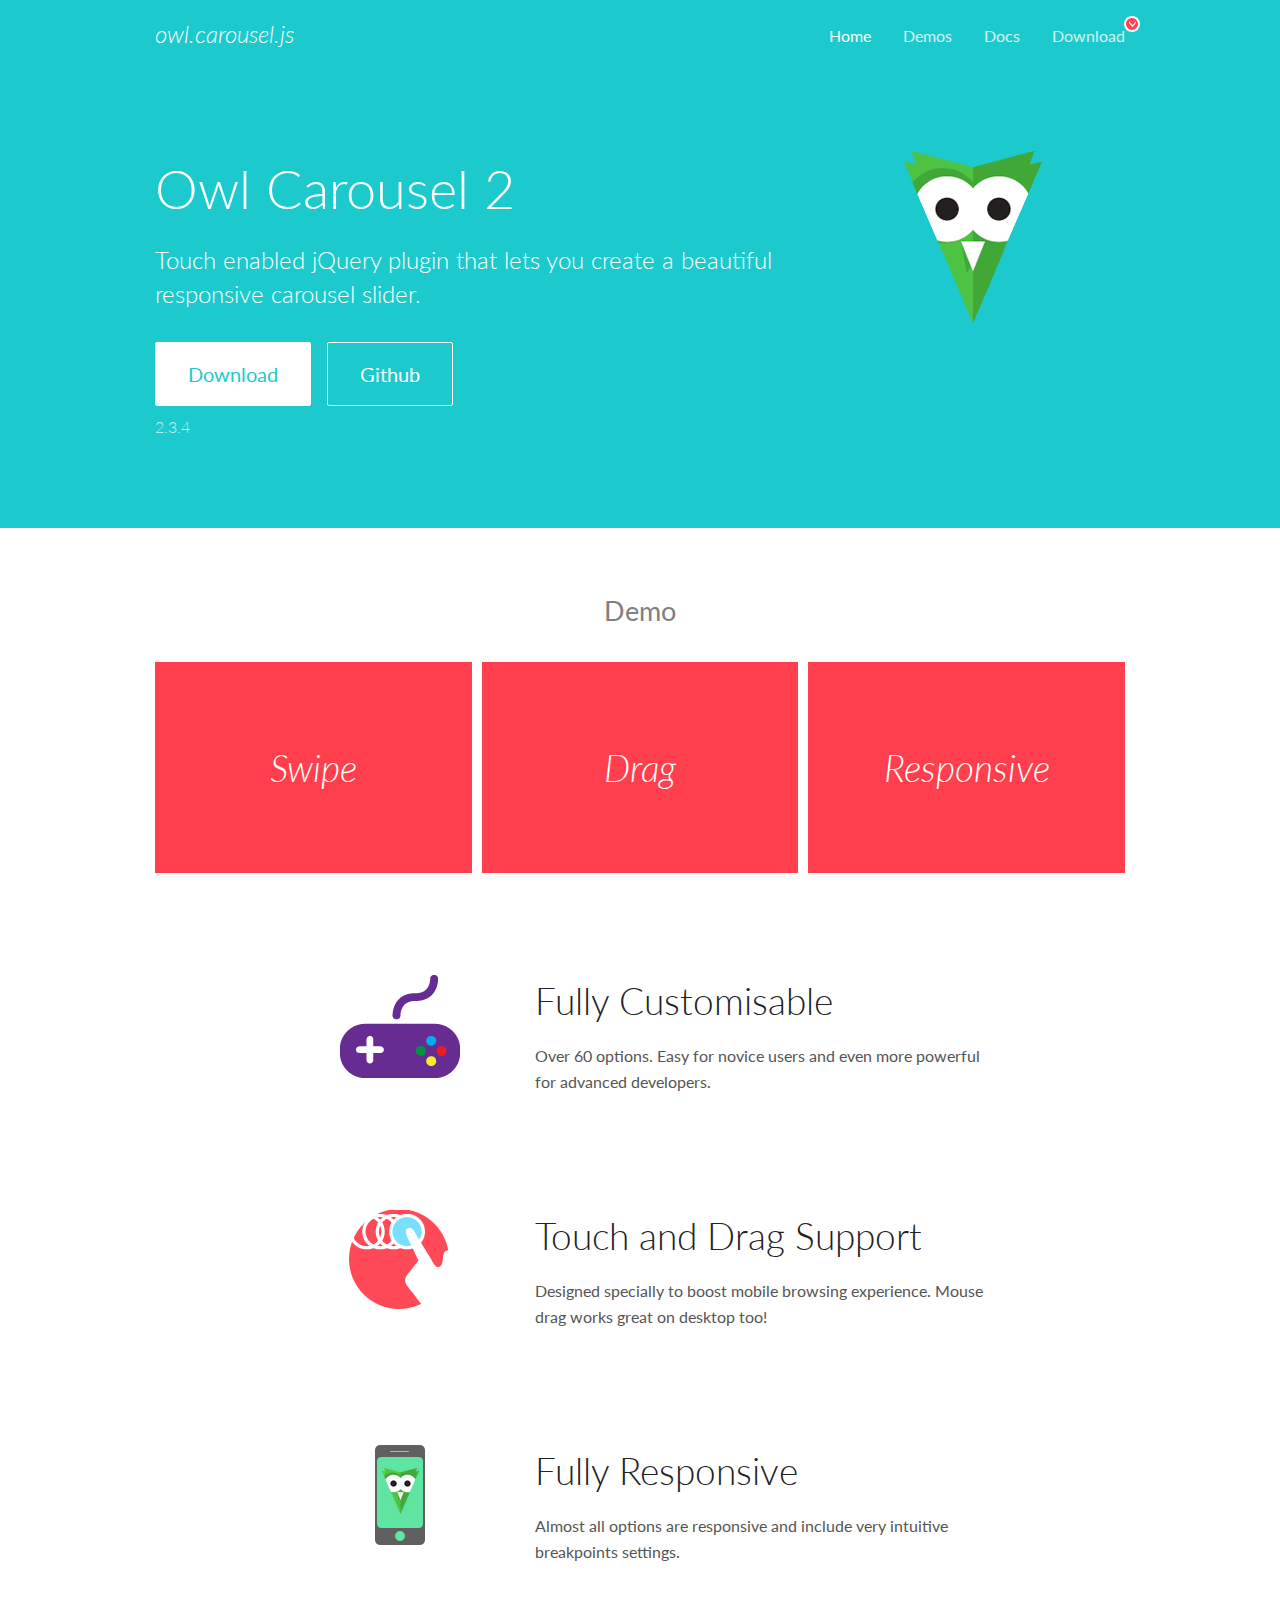
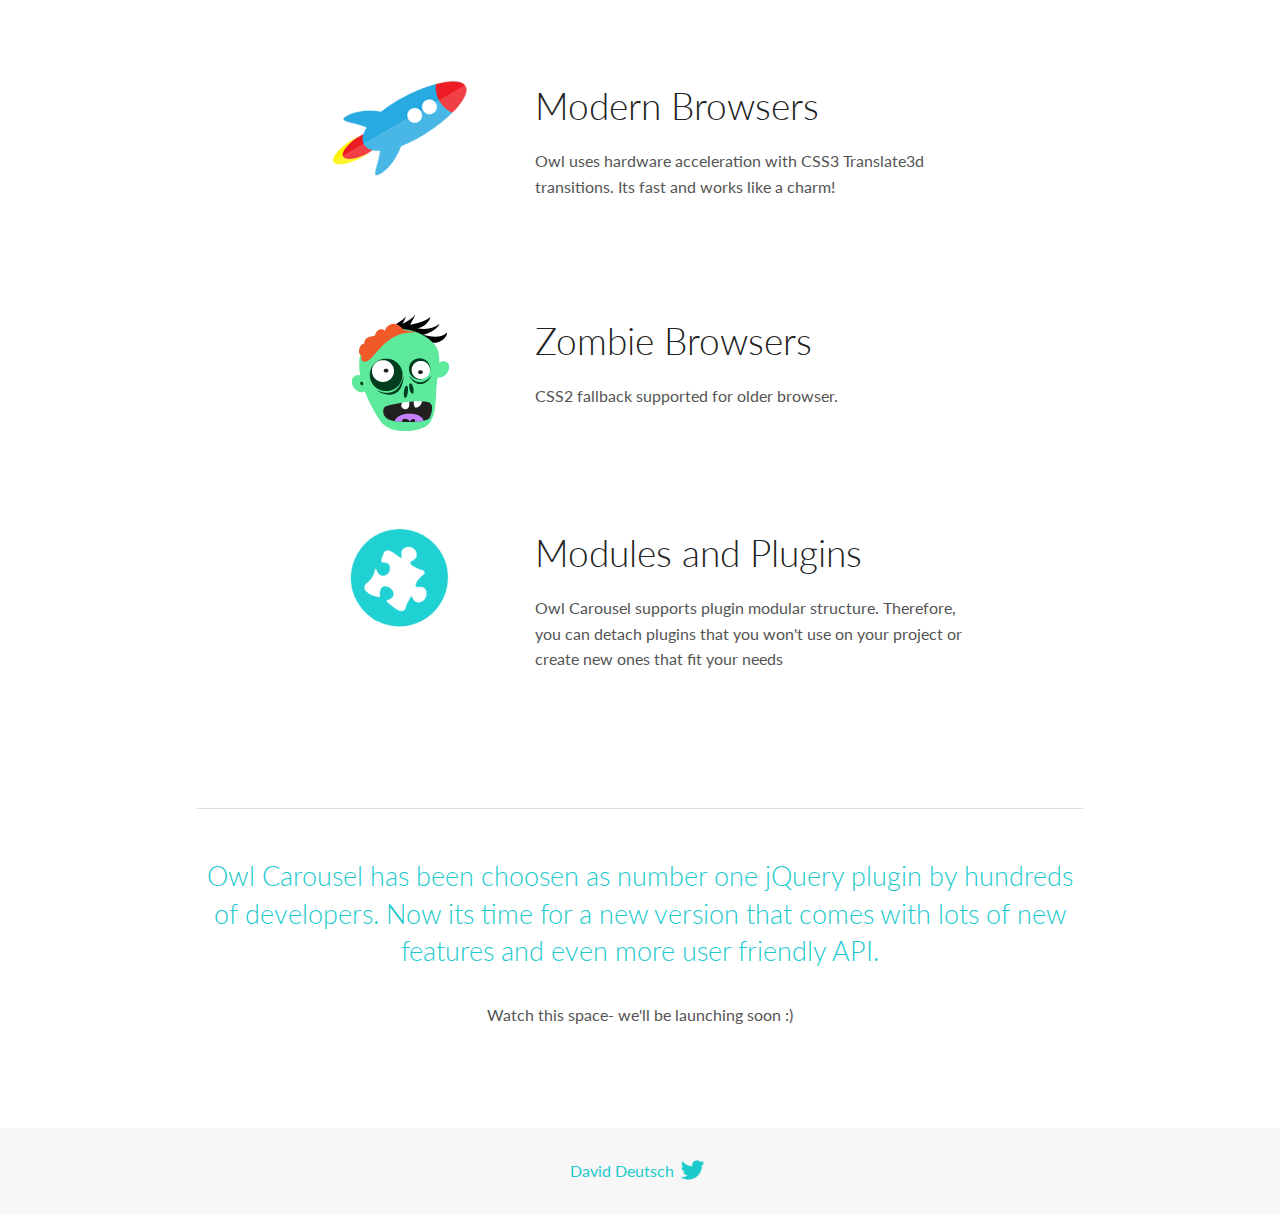
<file: project-organic/libs/OwlCarousel2-2.3.4/docs/index.html>
<!DOCTYPE html>
<html lang="en">
  <head>

    <!-- head -->
    <meta charset="utf-8">
    <meta name="msapplication-tap-highlight" content="no" />
    <meta name="viewport" content="width=device-width, initial-scale=1.0" />
    <meta name="description" content="Touch enabled jQuery plugin that lets you create beautiful responsive carousel slider.">
    <meta name="author" content="David Deutsch">
    <title>
      Home | Owl Carousel | 2.3.4
    </title>

    <!-- Stylesheets -->
    <link href='https://fonts.googleapis.com/css?family=Lato:300,400,700,400italic,300italic' rel='stylesheet' type='text/css'>
    <link rel="stylesheet" href="assets/css/docs.theme.min.css">

    <!-- Owl Stylesheets -->
    <link rel="stylesheet" href="assets/owlcarousel/assets/owl.carousel.min.css">
    <link rel="stylesheet" href="assets/owlcarousel/assets/owl.theme.default.min.css">

    <!-- HTML5 shim and Respond.js IE8 support of HTML5 elements and media queries -->

    <!--[if lt IE 9]>
      <script src="https://oss.maxcdn.com/libs/html5shiv/3.7.0/html5shiv.js"></script>
      <script src="https://oss.maxcdn.com/libs/respond.js/1.3.0/respond.min.js"></script>
    <![endif]-->

    <!-- Favicons -->
    <link rel="apple-touch-icon-precomposed" sizes="144x144" href="assets/ico/apple-touch-icon-144-precomposed.png">
    <link rel="shortcut icon" href="assets/ico/favicon.png">
    <link rel="shortcut icon" href="favicon.ico">

    <!-- Yeah i know js should not be in header. Its required for demos.-->

    <!-- javascript -->
    <script src="assets/vendors/jquery.min.js"></script>
    <script src="assets/owlcarousel/owl.carousel.js"></script>
  </head>
  <body>

    <!-- header -->
    <header class="header">
      <div class="row">
        <div class="large-12 columns">
          <div class="brand left">
            <h3>
              <a href="/OwlCarousel2/">owl.carousel.js</a> 
            </h3>
          </div>
          <a id="toggle-nav" class="right">
            <span></span> <span></span> <span></span> 
          </a> 
          <div class="nav-bar">
            <ul class="clearfix">
              <li class="active">
                <a href="/OwlCarousel2/index.html">Home</a> 
              </li>
              <li> <a href="/OwlCarousel2/demos/demos.html">Demos</a>  </li>
              <li> <a href="/OwlCarousel2/docs/started-welcome.html">Docs</a>  </li>
              <li>
                <a href="https://github.com/OwlCarousel2/OwlCarousel2/archive/2.3.4.zip">Download</a> 
                <span class="download"></span> 
              </li>
            </ul>
          </div>
        </div>
      </div>
    </header>

    <!-- home panel -->
    <section id="hero">
      <div class="row">
        <div class="large-8 medium-8 columns">
          <h1>Owl Carousel 2</h1>
          <h4>Touch enabled jQuery plugin that lets you create a beautiful responsive carousel slider.</h4>
          <a href="https://github.com/OwlCarousel2/OwlCarousel2/archive/2.3.4.zip" class="hero-button">Download</a> 
          <a href="https://github.com/OwlCarousel2/OwlCarousel2" class="hero-button outline">Github</a> 
          <p>2.3.4</p>
        </div>
        <div class="large-4 medium-4 columns">
          <img class="owl-logo" src="assets/img/owl-logo.png" alt="mr. Owl">
        </div>
      </div>
    </section>

    <!-- body -->
    <div class="home-demo">
      <div class="row">
        <div class="large-12 columns">
          <h3>Demo</h3>
          <div class="owl-carousel">
            <div class="item">
              <h2>Swipe</h2>
            </div>
            <div class="item">
              <h2>Drag</h2>
            </div>
            <div class="item">
              <h2>Responsive</h2>
            </div>
            <div class="item">
              <h2>CSS3</h2>
            </div>
            <div class="item">
              <h2>Fast</h2>
            </div>
            <div class="item">
              <h2>Easy</h2>
            </div>
            <div class="item">
              <h2>Free</h2>
            </div>
            <div class="item">
              <h2>Upgradable</h2>
            </div>
            <div class="item">
              <h2>Tons of options</h2>
            </div>
            <div class="item">
              <h2>Infinity</h2>
            </div>
            <div class="item">
              <h2>Auto Width</h2>
            </div>
          </div>
        </div>
      </div>
    </div>
    <script>
      var owl = $('.owl-carousel');
      owl.owlCarousel({
        margin: 10,
        loop: true,
        responsive: {
          0: {
            items: 1
          },
          600: {
            items: 2
          },
          1000: {
            items: 3
          }
        }
      })
    </script>

    <!-- features -->
    <div id="features">
      <div class="row">
        <div class="small-12 medium-9 small-centered columns">
          <section class="row feature">
            <div class="medium-4 small-12 columns">
              <img src="assets/img/feature-options.png" alt="">
            </div>
            <div class="medium-8 small-12 columns">
              <h2>Fully Customisable</h2>
              <p>Over 60 options. Easy for novice users and even more powerful for advanced developers.</p>
            </div>
          </section>
          <section class="row feature">
            <div class="medium-4 small-12 columns">
              <img src="assets/img/feature-drag.png" alt="">
            </div>
            <div class="medium-8 small-12 columns">
              <h2>Touch and Drag Support</h2>
              <p>Designed specially to boost mobile browsing experience. Mouse drag works great on desktop too!</p>
            </div>
          </section>
          <section class="row feature">
            <div class="medium-4 small-12 columns">
              <img src="assets/img/feature-responsive.png" alt="">
            </div>
            <div class="medium-8 small-12 columns">
              <h2>Fully Responsive</h2>
              <p>Almost all options are responsive and include very intuitive breakpoints settings.</p>
            </div>
          </section>
          <section class="row feature">
            <div class="medium-4 small-12 columns">
              <img src="assets/img/feature-modern.png" alt="">
            </div>
            <div class="medium-8 small-12 columns">
              <h2>Modern Browsers</h2>
              <p>Owl uses hardware acceleration with CSS3 Translate3d transitions. Its fast and works like a charm! </p>
            </div>
          </section>
          <section class="row feature">
            <div class="medium-4 small-12 columns">
              <img src="assets/img/feature-zombie.png" alt="">
            </div>
            <div class="medium-8 small-12 columns">
              <h2>Zombie Browsers</h2>
              <p>CSS2 fallback supported for older browser.</p>
            </div>
          </section>
          <section class="row feature">
            <div class="medium-4 small-12 columns">
              <img src="assets/img/feature-module.png" alt="">
            </div>
            <div class="medium-8 small-12 columns">
              <h2>Modules and Plugins</h2>
              <p>Owl Carousel supports plugin modular structure. Therefore, you can detach plugins that you won&#x27;t use on your project or create new ones that fit your needs</p>
            </div>
          </section>
        </div>
      </div>
    </div>

    <!-- footer -->
    <section id="teaser-text">
      <div class="row">
        <div class="small-12 medium-11 small-centered columns">
          <hr>
          <h3 id="owl-carousel-has-been-choosen-as-number-one-jquery-plugin-by-hundreds-of-developers-now-its-time-for-a-new-version-that-comes-with-lots-of-new-features-and-even-more-user-friendly-api-">Owl Carousel has been choosen as number one jQuery plugin by hundreds of developers. Now its time for a new version that comes with lots of new features and even more user friendly API.</h3>
          <p>Watch this space- we&#39;ll be launching soon :)</p>
        </div>
      </div>
    </section>

    <!-- footer -->
    <footer class="footer">
      <div class="row">
        <div class="large-12 columns">
          <h5>
            <a href="/OwlCarousel2/docs/support-contact.html">David Deutsch</a> 
            <a id="custom-tweet-button" href="https://twitter.com/share?url=https://github.com/OwlCarousel2/OwlCarousel2&text=Owl Carousel - This is so awesome! " target="_blank"></a> 
          </h5>
        </div>
      </div>
    </footer>

    <!-- vendors -->
    <script src="assets/vendors/highlight.js"></script>
    <script src="assets/js/app.js"></script>
  </body>
</html>
</file>
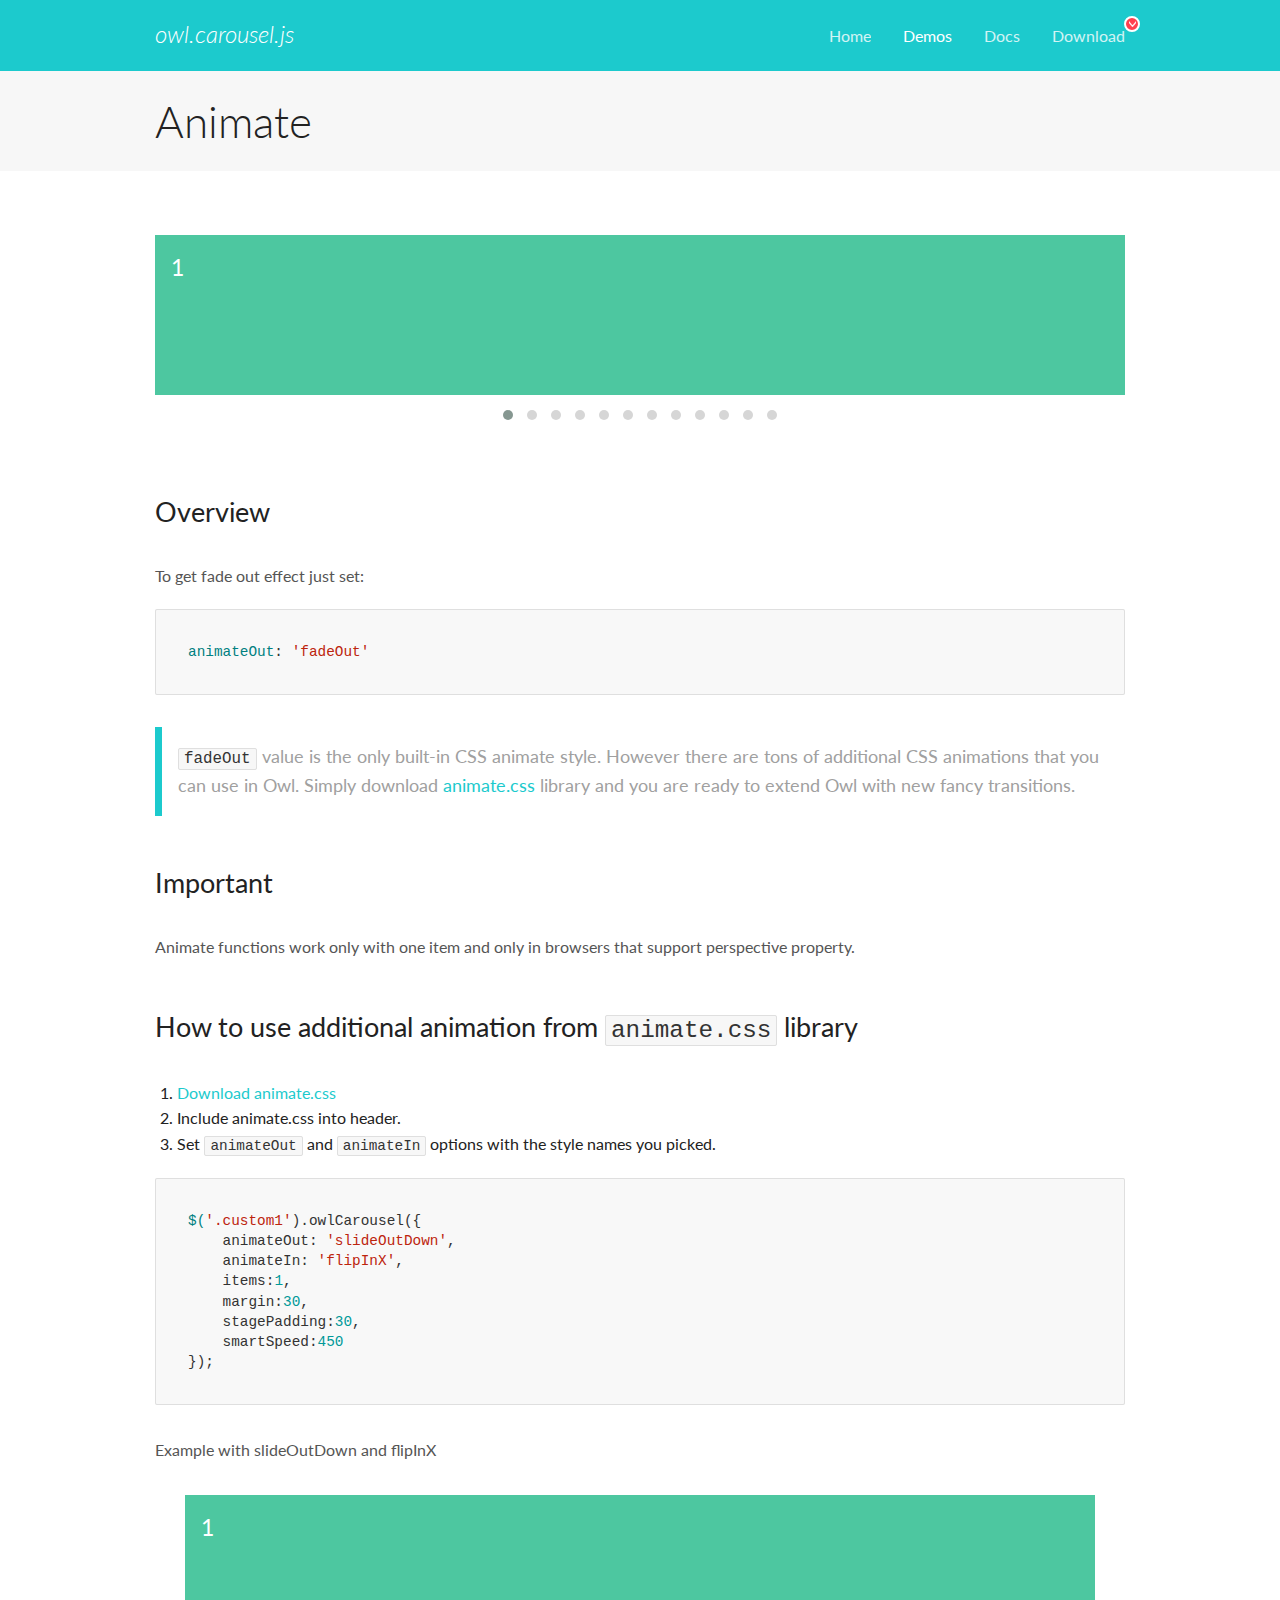
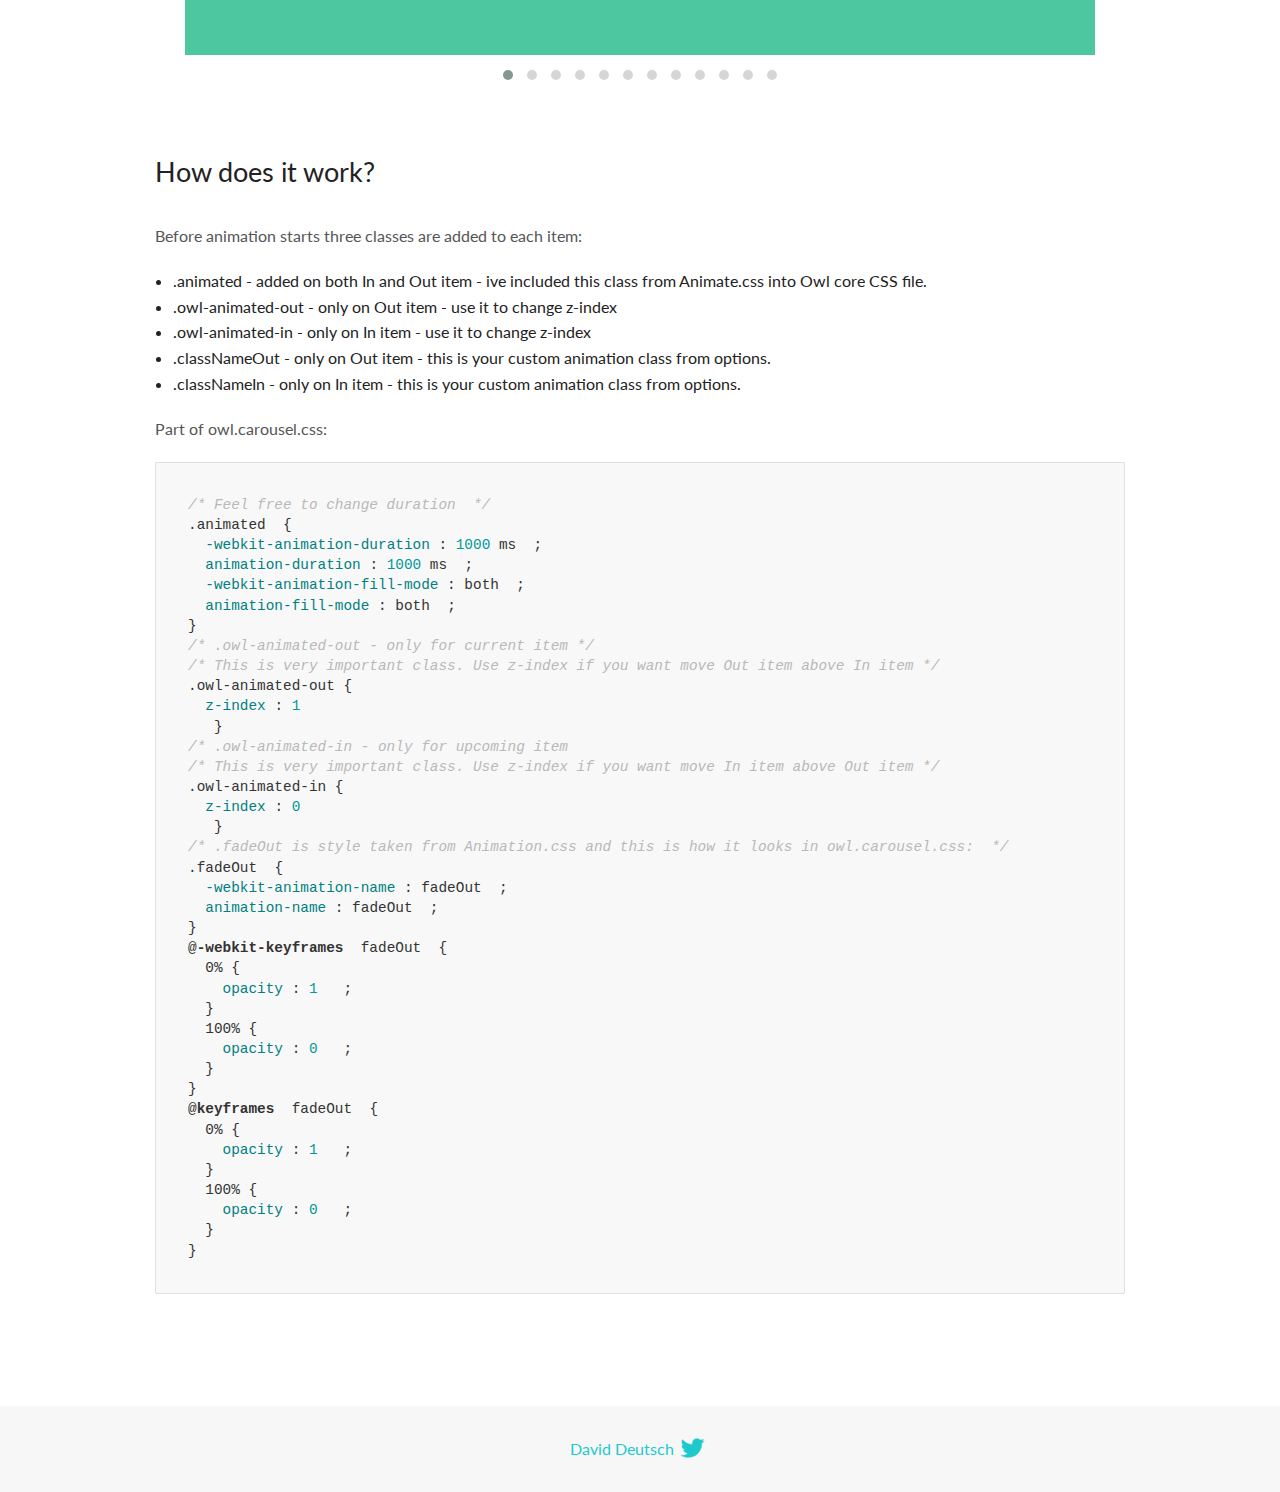
<file: project-organic/libs/OwlCarousel2-2.3.4/docs/demos/animate.html>
<!DOCTYPE html>
<html lang="en">
  <head>

    <!-- head -->
    <meta charset="utf-8">
    <meta name="msapplication-tap-highlight" content="no" />
    <meta name="viewport" content="width=device-width, initial-scale=1.0" />
    <meta name="description" content="Animate carousel">
    <meta name="author" content="David Deutsch">
    <title>
      Animate Demo | Owl Carousel | 2.3.4
    </title>

    <!-- Stylesheets -->
    <link href='https://fonts.googleapis.com/css?family=Lato:300,400,700,400italic,300italic' rel='stylesheet' type='text/css'>
    <link rel="stylesheet" href="../assets/css/docs.theme.min.css">

    <!-- Owl Stylesheets -->
    <link rel="stylesheet" href="../assets/owlcarousel/assets/owl.carousel.min.css">
    <link rel="stylesheet" href="../assets/owlcarousel/assets/owl.theme.default.min.css">

    <!-- HTML5 shim and Respond.js IE8 support of HTML5 elements and media queries -->

    <!--[if lt IE 9]>
      <script src="https://oss.maxcdn.com/libs/html5shiv/3.7.0/html5shiv.js"></script>
      <script src="https://oss.maxcdn.com/libs/respond.js/1.3.0/respond.min.js"></script>
    <![endif]-->

    <!-- Favicons -->
    <link rel="apple-touch-icon-precomposed" sizes="144x144" href="../assets/ico/apple-touch-icon-144-precomposed.png">
    <link rel="shortcut icon" href="../assets/ico/favicon.png">
    <link rel="shortcut icon" href="favicon.ico">

    <!-- Yeah i know js should not be in header. Its required for demos.-->

    <!-- javascript -->
    <script src="../assets/vendors/jquery.min.js"></script>
    <script src="../assets/owlcarousel/owl.carousel.js"></script>
  </head>
  <body>

    <!-- header -->
    <header class="header">
      <div class="row">
        <div class="large-12 columns">
          <div class="brand left">
            <h3>
              <a href="/OwlCarousel2/">owl.carousel.js</a> 
            </h3>
          </div>
          <a id="toggle-nav" class="right">
            <span></span> <span></span> <span></span> 
          </a> 
          <div class="nav-bar">
            <ul class="clearfix">
              <li> <a href="/OwlCarousel2/index.html">Home</a>  </li>
              <li class="active">
                <a href="/OwlCarousel2/demos/demos.html">Demos</a> 
              </li>
              <li> <a href="/OwlCarousel2/docs/started-welcome.html">Docs</a>  </li>
              <li>
                <a href="https://github.com/OwlCarousel2/OwlCarousel2/archive/2.3.4.zip">Download</a> 
                <span class="download"></span> 
              </li>
            </ul>
          </div>
        </div>
      </div>
    </header>

    <!-- title -->
    <section class="title">
      <div class="row">
        <div class="large-12 columns">
          <h1>Animate</h1>
        </div>
      </div>
    </section>

    <!--  Demos -->
    <section id="demos">
      <div class="row">
        <div class="large-12 columns">
          <div class="fadeOut owl-carousel owl-theme">
            <div class="item">
              <h4>1</h4>
            </div>
            <div class="item">
              <h4>2</h4>
            </div>
            <div class="item">
              <h4>3</h4>
            </div>
            <div class="item">
              <h4>4</h4>
            </div>
            <div class="item">
              <h4>5</h4>
            </div>
            <div class="item">
              <h4>6</h4>
            </div>
            <div class="item">
              <h4>7</h4>
            </div>
            <div class="item">
              <h4>8</h4>
            </div>
            <div class="item">
              <h4>9</h4>
            </div>
            <div class="item">
              <h4>10</h4>
            </div>
            <div class="item">
              <h4>11</h4>
            </div>
            <div class="item">
              <h4>12</h4>
            </div>
          </div>
          <h3 id="overview">Overview</h3>
          <p>To get fade out effect just set:</p>
          <pre><code>animateOut: &#39;fadeOut&#39;</code></pre>
          <blockquote>
            <p><code>fadeOut</code> value is the only built-in CSS animate style. However there are tons of additional CSS animations that you can use in Owl. Simply download
              <a href="https://daneden.github.io/animate.css/">animate.css</a>  library and you are ready to extend Owl with new fancy transitions.</p>
          </blockquote>
          <h3 id="important">Important</h3>
          <p>Animate functions work only with one item and only in browsers that support perspective property.</p>
          <h3 id="how-to-use-additional-animation-from-animate-css-library">How to use additional animation from <code>animate.css</code> library</h3>
          <ol>
            <li> <a href="https://daneden.github.io/animate.css/">Download animate.css</a>  </li>
            <li>Include animate.css into header.</li>
            <li>Set <code>animateOut</code> and <code>animateIn</code> options with the style names you picked.</li>
          </ol>
          <pre><code>$(&#39;.custom1&#39;).owlCarousel({
    animateOut: &#39;slideOutDown&#39;,
    animateIn: &#39;flipInX&#39;,
    items:1,
    margin:30,
    stagePadding:30,
    smartSpeed:450
});</code></pre>
          <p>Example with slideOutDown and flipInX</p>
          <div class="custom1 owl-carousel owl-theme">
            <div class="item">
              <h4>1</h4>
            </div>
            <div class="item">
              <h4>2</h4>
            </div>
            <div class="item">
              <h4>3</h4>
            </div>
            <div class="item">
              <h4>4</h4>
            </div>
            <div class="item">
              <h4>5</h4>
            </div>
            <div class="item">
              <h4>6</h4>
            </div>
            <div class="item">
              <h4>7</h4>
            </div>
            <div class="item">
              <h4>8</h4>
            </div>
            <div class="item">
              <h4>9</h4>
            </div>
            <div class="item">
              <h4>10</h4>
            </div>
            <div class="item">
              <h4>11</h4>
            </div>
            <div class="item">
              <h4>12</h4>
            </div>
          </div>
          <h3 id="how-does-it-work-">How does it work?</h3>
          <p>Before animation starts three classes are added to each item:</p>
          <ul>
            <li>.animated - added on both In and Out item - ive included this class from Animate.css into Owl core CSS file.</li>
            <li>.owl-animated-out - only on Out item - use it to change z-index</li>
            <li>.owl-animated-in - only on In item - use it to change z-index</li>
            <li>.classNameOut - only on Out item - this is your custom animation class from options.</li>
            <li>.classNameIn - only on In item - this is your custom animation class from options.</li>
          </ul>
          <p>Part of owl.carousel.css:</p>
          <pre><code class="language-css"><span class="comment">/* Feel free to change duration  */</span> 
<span class="class">.animated</span>  <span class="rules">{
  <span class="rule"><span class="attribute">-webkit-animation-duration</span> :<span class="value"> <span class="number">1000</span> ms</span> </span> ;
  <span class="rule"><span class="attribute">animation-duration</span> :<span class="value"> <span class="number">1000</span> ms</span> </span> ;
  <span class="rule"><span class="attribute">-webkit-animation-fill-mode</span> :<span class="value"> both</span> </span> ;
  <span class="rule"><span class="attribute">animation-fill-mode</span> :<span class="value"> both</span> </span> ;
<span class="rule">}</span> </span> 
<span class="comment">/* .owl-animated-out - only for current item */</span> 
<span class="comment">/* This is very important class. Use z-index if you want move Out item above In item */</span> 
<span class="class">.owl-animated-out</span> <span class="rules">{
  <span class="rule"><span class="attribute">z-index</span> :<span class="value"> <span class="number">1</span> 
</span> </span> </span> }
<span class="comment">/* .owl-animated-in - only for upcoming item
/* This is very important class. Use z-index if you want move In item above Out item */</span> 
<span class="class">.owl-animated-in</span> <span class="rules">{
  <span class="rule"><span class="attribute">z-index</span> :<span class="value"> <span class="number">0</span> 
</span> </span> </span> }
<span class="comment">/* .fadeOut is style taken from Animation.css and this is how it looks in owl.carousel.css:  */</span> 
<span class="class">.fadeOut</span>  <span class="rules">{
  <span class="rule"><span class="attribute">-webkit-animation-name</span> :<span class="value"> fadeOut</span> </span> ;
  <span class="rule"><span class="attribute">animation-name</span> :<span class="value"> fadeOut</span> </span> ;
<span class="rule">}</span> </span> 
<span class="at_rule">@<span class="keyword">-webkit-keyframes</span>  fadeOut </span> {
  0% <span class="rules">{
    <span class="rule"><span class="attribute">opacity</span> :<span class="value"> <span class="number">1</span> </span> </span> ;
  <span class="rule">}</span> </span> 
  100% <span class="rules">{
    <span class="rule"><span class="attribute">opacity</span> :<span class="value"> <span class="number">0</span> </span> </span> ;
  <span class="rule">}</span> </span> 
}
<span class="at_rule">@<span class="keyword">keyframes</span>  fadeOut </span> {
  0% <span class="rules">{
    <span class="rule"><span class="attribute">opacity</span> :<span class="value"> <span class="number">1</span> </span> </span> ;
  <span class="rule">}</span> </span> 
  100% <span class="rules">{
    <span class="rule"><span class="attribute">opacity</span> :<span class="value"> <span class="number">0</span> </span> </span> ;
  <span class="rule">}</span> </span> 
}</code></pre>
          <link rel="stylesheet" href="../assets/css/animate.css">
          <script>
            jQuery(document).ready(function($) {
              $('.fadeOut').owlCarousel({
                items: 1,
                animateOut: 'fadeOut',
                loop: true,
                margin: 10,
              });
              $('.custom1').owlCarousel({
                animateOut: 'slideOutDown',
                animateIn: 'flipInX',
                items: 1,
                margin: 30,
                stagePadding: 30,
                smartSpeed: 450
              });
            });
          </script>
        </div>
      </div>
    </section>

    <!-- footer -->
    <footer class="footer">
      <div class="row">
        <div class="large-12 columns">
          <h5>
            <a href="/OwlCarousel2/docs/support-contact.html">David Deutsch</a> 
            <a id="custom-tweet-button" href="https://twitter.com/share?url=https://github.com/OwlCarousel2/OwlCarousel2&text=Owl Carousel - This is so awesome! " target="_blank"></a> 
          </h5>
        </div>
      </div>
    </footer>

    <!-- vendors -->
    <script src="../assets/vendors/highlight.js"></script>
    <script src="../assets/js/app.js"></script>
  </body>
</html>
</file>
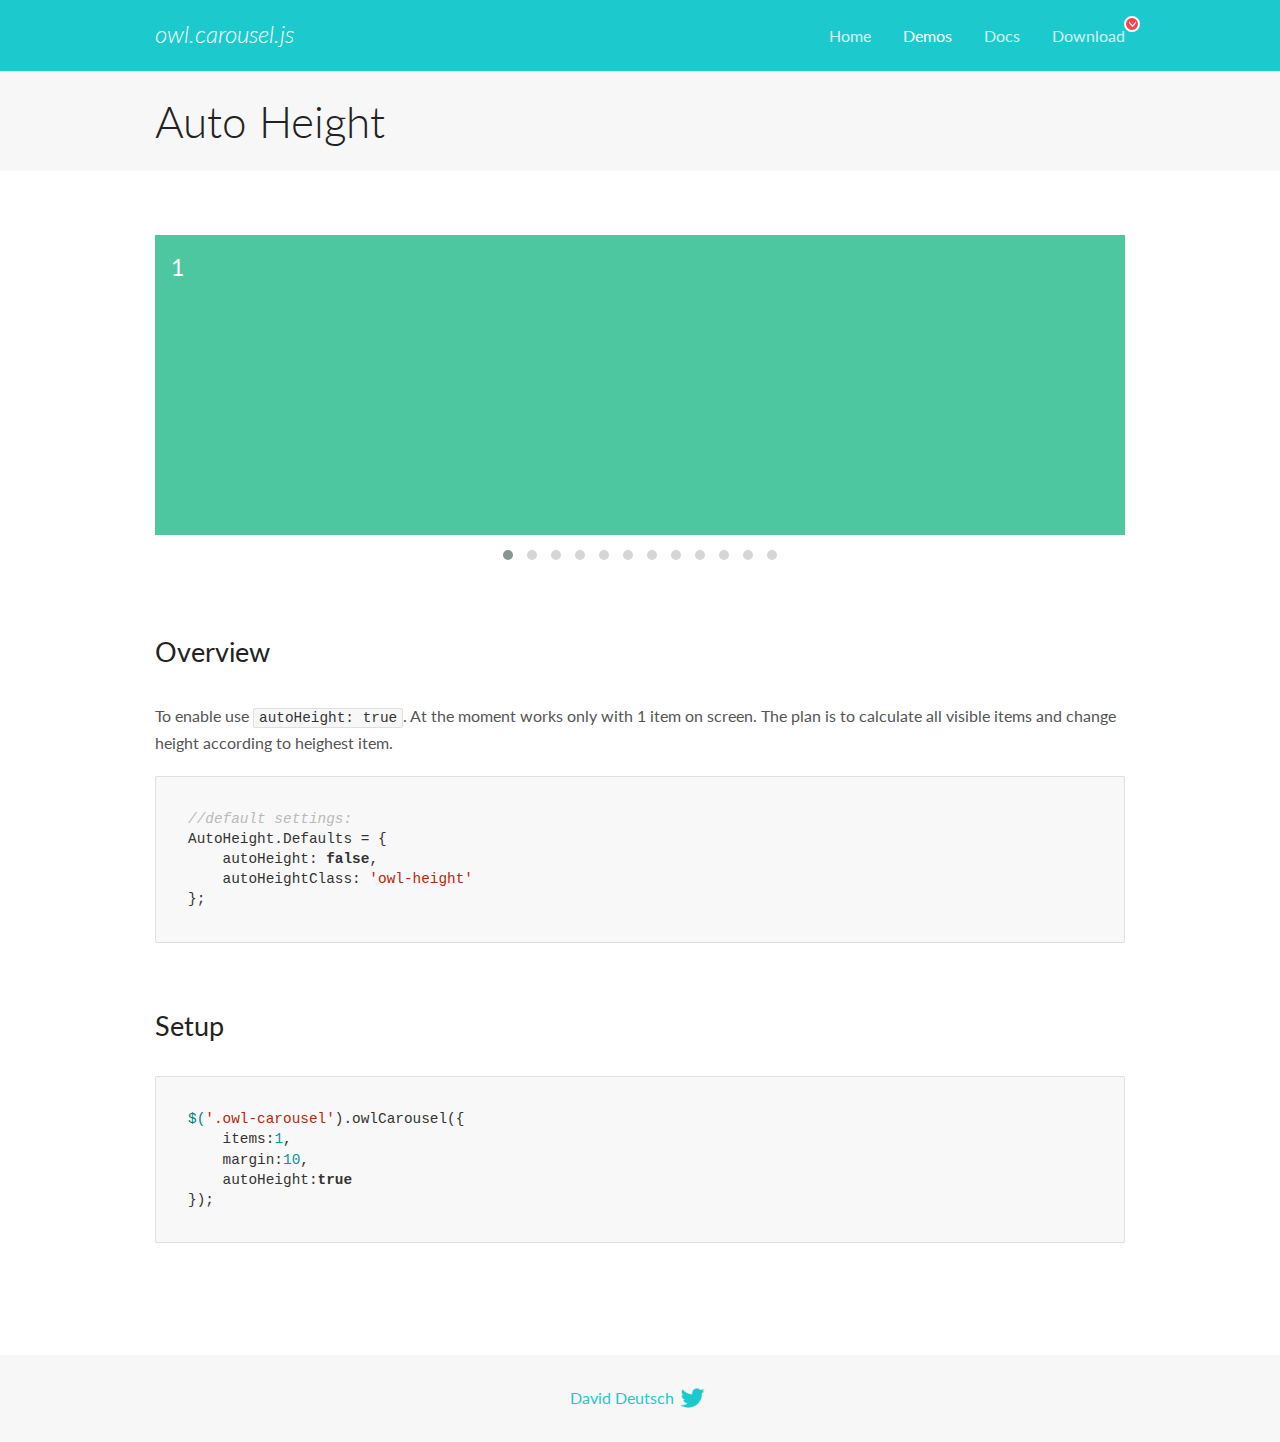
<file: project-organic/libs/OwlCarousel2-2.3.4/docs/demos/autoheight.html>
<!DOCTYPE html>
<html lang="en">
  <head>

    <!-- head -->
    <meta charset="utf-8">
    <meta name="msapplication-tap-highlight" content="no" />
    <meta name="viewport" content="width=device-width, initial-scale=1.0" />
    <meta name="description" content="autoHeight usage demo">
    <meta name="author" content="David Deutsch">
    <title>
      Auto Height Demo | Owl Carousel | 2.3.4
    </title>

    <!-- Stylesheets -->
    <link href='https://fonts.googleapis.com/css?family=Lato:300,400,700,400italic,300italic' rel='stylesheet' type='text/css'>
    <link rel="stylesheet" href="../assets/css/docs.theme.min.css">

    <!-- Owl Stylesheets -->
    <link rel="stylesheet" href="../assets/owlcarousel/assets/owl.carousel.min.css">
    <link rel="stylesheet" href="../assets/owlcarousel/assets/owl.theme.default.min.css">

    <!-- HTML5 shim and Respond.js IE8 support of HTML5 elements and media queries -->

    <!--[if lt IE 9]>
      <script src="https://oss.maxcdn.com/libs/html5shiv/3.7.0/html5shiv.js"></script>
      <script src="https://oss.maxcdn.com/libs/respond.js/1.3.0/respond.min.js"></script>
    <![endif]-->

    <!-- Favicons -->
    <link rel="apple-touch-icon-precomposed" sizes="144x144" href="../assets/ico/apple-touch-icon-144-precomposed.png">
    <link rel="shortcut icon" href="../assets/ico/favicon.png">
    <link rel="shortcut icon" href="favicon.ico">

    <!-- Yeah i know js should not be in header. Its required for demos.-->

    <!-- javascript -->
    <script src="../assets/vendors/jquery.min.js"></script>
    <script src="../assets/owlcarousel/owl.carousel.js"></script>
  </head>
  <body>

    <!-- header -->
    <header class="header">
      <div class="row">
        <div class="large-12 columns">
          <div class="brand left">
            <h3>
              <a href="/OwlCarousel2/">owl.carousel.js</a> 
            </h3>
          </div>
          <a id="toggle-nav" class="right">
            <span></span> <span></span> <span></span> 
          </a> 
          <div class="nav-bar">
            <ul class="clearfix">
              <li> <a href="/OwlCarousel2/index.html">Home</a>  </li>
              <li class="active">
                <a href="/OwlCarousel2/demos/demos.html">Demos</a> 
              </li>
              <li> <a href="/OwlCarousel2/docs/started-welcome.html">Docs</a>  </li>
              <li>
                <a href="https://github.com/OwlCarousel2/OwlCarousel2/archive/2.3.4.zip">Download</a> 
                <span class="download"></span> 
              </li>
            </ul>
          </div>
        </div>
      </div>
    </header>

    <!-- title -->
    <section class="title">
      <div class="row">
        <div class="large-12 columns">
          <h1>Auto Height</h1>
        </div>
      </div>
    </section>

    <!--  Demos -->
    <section id="demos">
      <div class="row">
        <div class="large-12 columns">
          <div class="owl-carousel owl-theme">
            <div class="item" style="height:300px">
              <h4>1</h4>
            </div>
            <div class="item" style="height:100px">
              <h4>2</h4>
            </div>
            <div class="item" style="height:500px">
              <h4>3</h4>
            </div>
            <div class="item" style="height:250px">
              <h4>4</h4>
            </div>
            <div class="item" style="height:400px">
              <h4>5</h4>
            </div>
            <div class="item" style="height:500px">
              <h4>6</h4>
            </div>
            <div class="item" style="height:600px">
              <h4>7</h4>
            </div>
            <div class="item" style="height:400px">
              <h4>8</h4>
            </div>
            <div class="item" style="height:300px">
              <h4>9</h4>
            </div>
            <div class="item" style="height:350px">
              <h4>10</h4>
            </div>
            <div class="item" style="height:200px">
              <h4>11</h4>
            </div>
            <div class="item" style="height:150px">
              <h4>12</h4>
            </div>
          </div>
          <h3 id="overview">Overview</h3>
          <p>To enable use <code>autoHeight: true</code>. At the moment works only with 1 item on screen. The plan is to calculate all visible items and change height according to heighest item.</p>
          <pre><code>//default settings:
AutoHeight.Defaults = {
    autoHeight: false,
    autoHeightClass: &#39;owl-height&#39;
};</code></pre>
          <h3 id="setup">Setup</h3>
          <pre><code>$(&#39;.owl-carousel&#39;).owlCarousel({
    items:1,
    margin:10,
    autoHeight:true
});</code></pre>
          <script>
            $(document).ready(function() {
              $('.owl-carousel').owlCarousel({
                items: 1,
                margin: 10,
                autoHeight: true
              });
            })
          </script>
        </div>
      </div>
    </section>

    <!-- footer -->
    <footer class="footer">
      <div class="row">
        <div class="large-12 columns">
          <h5>
            <a href="/OwlCarousel2/docs/support-contact.html">David Deutsch</a> 
            <a id="custom-tweet-button" href="https://twitter.com/share?url=https://github.com/OwlCarousel2/OwlCarousel2&text=Owl Carousel - This is so awesome! " target="_blank"></a> 
          </h5>
        </div>
      </div>
    </footer>

    <!-- vendors -->
    <script src="../assets/vendors/highlight.js"></script>
    <script src="../assets/js/app.js"></script>
  </body>
</html>
</file>
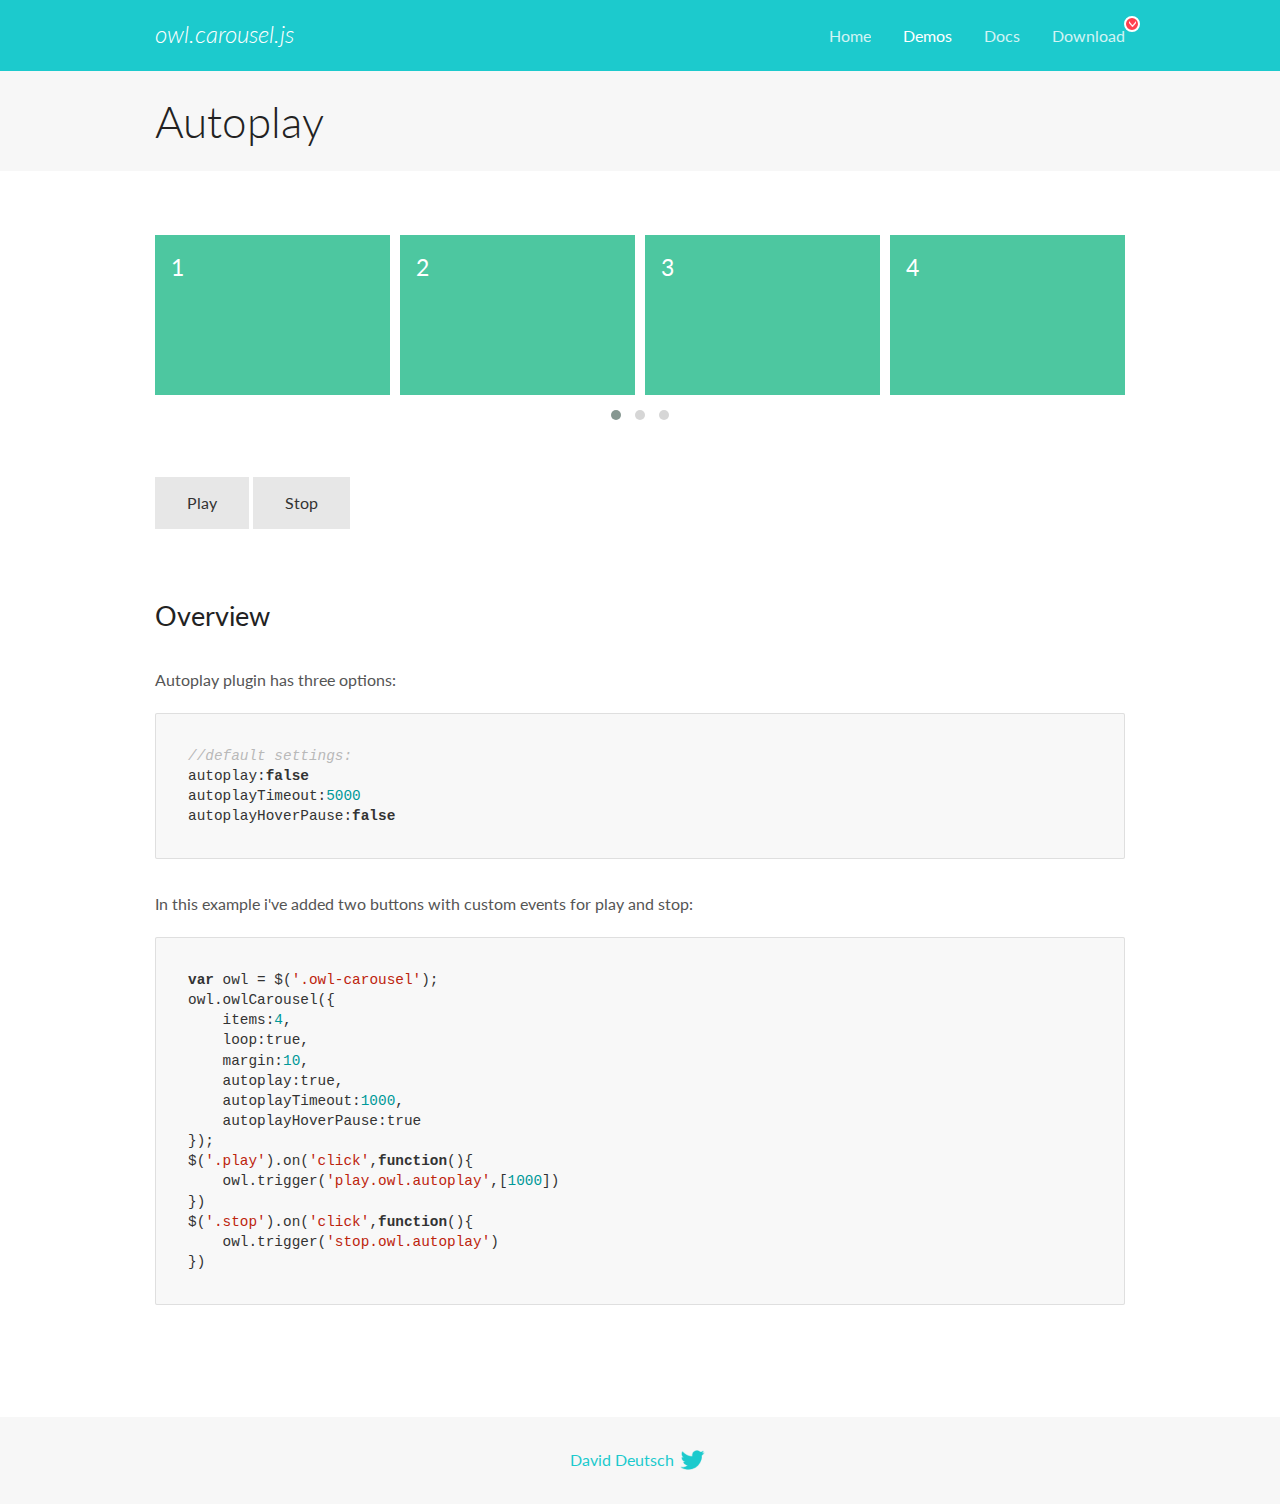
<file: project-organic/libs/OwlCarousel2-2.3.4/docs/demos/autoplay.html>
<!DOCTYPE html>
<html lang="en">
  <head>

    <!-- head -->
    <meta charset="utf-8">
    <meta name="msapplication-tap-highlight" content="no" />
    <meta name="viewport" content="width=device-width, initial-scale=1.0" />
    <meta name="description" content="Autoplay usage demo">
    <meta name="author" content="David Deutsch">
    <title>
      Autoplay Demo | Owl Carousel | 2.3.4
    </title>

    <!-- Stylesheets -->
    <link href='https://fonts.googleapis.com/css?family=Lato:300,400,700,400italic,300italic' rel='stylesheet' type='text/css'>
    <link rel="stylesheet" href="../assets/css/docs.theme.min.css">

    <!-- Owl Stylesheets -->
    <link rel="stylesheet" href="../assets/owlcarousel/assets/owl.carousel.min.css">
    <link rel="stylesheet" href="../assets/owlcarousel/assets/owl.theme.default.min.css">

    <!-- HTML5 shim and Respond.js IE8 support of HTML5 elements and media queries -->

    <!--[if lt IE 9]>
      <script src="https://oss.maxcdn.com/libs/html5shiv/3.7.0/html5shiv.js"></script>
      <script src="https://oss.maxcdn.com/libs/respond.js/1.3.0/respond.min.js"></script>
    <![endif]-->

    <!-- Favicons -->
    <link rel="apple-touch-icon-precomposed" sizes="144x144" href="../assets/ico/apple-touch-icon-144-precomposed.png">
    <link rel="shortcut icon" href="../assets/ico/favicon.png">
    <link rel="shortcut icon" href="favicon.ico">

    <!-- Yeah i know js should not be in header. Its required for demos.-->

    <!-- javascript -->
    <script src="../assets/vendors/jquery.min.js"></script>
    <script src="../assets/owlcarousel/owl.carousel.js"></script>
  </head>
  <body>

    <!-- header -->
    <header class="header">
      <div class="row">
        <div class="large-12 columns">
          <div class="brand left">
            <h3>
              <a href="/OwlCarousel2/">owl.carousel.js</a> 
            </h3>
          </div>
          <a id="toggle-nav" class="right">
            <span></span> <span></span> <span></span> 
          </a> 
          <div class="nav-bar">
            <ul class="clearfix">
              <li> <a href="/OwlCarousel2/index.html">Home</a>  </li>
              <li class="active">
                <a href="/OwlCarousel2/demos/demos.html">Demos</a> 
              </li>
              <li> <a href="/OwlCarousel2/docs/started-welcome.html">Docs</a>  </li>
              <li>
                <a href="https://github.com/OwlCarousel2/OwlCarousel2/archive/2.3.4.zip">Download</a> 
                <span class="download"></span> 
              </li>
            </ul>
          </div>
        </div>
      </div>
    </header>

    <!-- title -->
    <section class="title">
      <div class="row">
        <div class="large-12 columns">
          <h1>Autoplay</h1>
        </div>
      </div>
    </section>

    <!--  Demos -->
    <section id="demos">
      <div class="row">
        <div class="large-12 columns">
          <div class="owl-carousel owl-theme">
            <div class="item">
              <h4>1</h4>
            </div>
            <div class="item">
              <h4>2</h4>
            </div>
            <div class="item">
              <h4>3</h4>
            </div>
            <div class="item">
              <h4>4</h4>
            </div>
            <div class="item">
              <h4>5</h4>
            </div>
            <div class="item">
              <h4>6</h4>
            </div>
            <div class="item">
              <h4>7</h4>
            </div>
            <div class="item">
              <h4>8</h4>
            </div>
            <div class="item">
              <h4>9</h4>
            </div>
            <div class="item">
              <h4>10</h4>
            </div>
            <div class="item">
              <h4>11</h4>
            </div>
            <div class="item">
              <h4>12</h4>
            </div>
          </div>
          <a class="button secondary play">Play</a> 
          <a class="button secondary stop">Stop</a> 
          <h3 id="overview">Overview</h3>
          <p>Autoplay plugin has three options:</p>
          <pre><code>//default settings:
autoplay:false
autoplayTimeout:5000
autoplayHoverPause:false</code></pre>
          <p>In this example i&#39;ve added two buttons with custom events for play and stop:</p>
          <pre><code>var owl = $(&#39;.owl-carousel&#39;);
owl.owlCarousel({
    items:4,
    loop:true,
    margin:10,
    autoplay:true,
    autoplayTimeout:1000,
    autoplayHoverPause:true
});
$(&#39;.play&#39;).on(&#39;click&#39;,function(){
    owl.trigger(&#39;play.owl.autoplay&#39;,[1000])
})
$(&#39;.stop&#39;).on(&#39;click&#39;,function(){
    owl.trigger(&#39;stop.owl.autoplay&#39;)
})</code></pre>
          <script>
            $(document).ready(function() {
              var owl = $('.owl-carousel');
              owl.owlCarousel({
                items: 4,
                loop: true,
                margin: 10,
                autoplay: true,
                autoplayTimeout: 1000,
                autoplayHoverPause: true
              });
              $('.play').on('click', function() {
                owl.trigger('play.owl.autoplay', [1000])
              })
              $('.stop').on('click', function() {
                owl.trigger('stop.owl.autoplay')
              })
            })
          </script>
        </div>
      </div>
    </section>

    <!-- footer -->
    <footer class="footer">
      <div class="row">
        <div class="large-12 columns">
          <h5>
            <a href="/OwlCarousel2/docs/support-contact.html">David Deutsch</a> 
            <a id="custom-tweet-button" href="https://twitter.com/share?url=https://github.com/OwlCarousel2/OwlCarousel2&text=Owl Carousel - This is so awesome! " target="_blank"></a> 
          </h5>
        </div>
      </div>
    </footer>

    <!-- vendors -->
    <script src="../assets/vendors/highlight.js"></script>
    <script src="../assets/js/app.js"></script>
  </body>
</html>
</file>
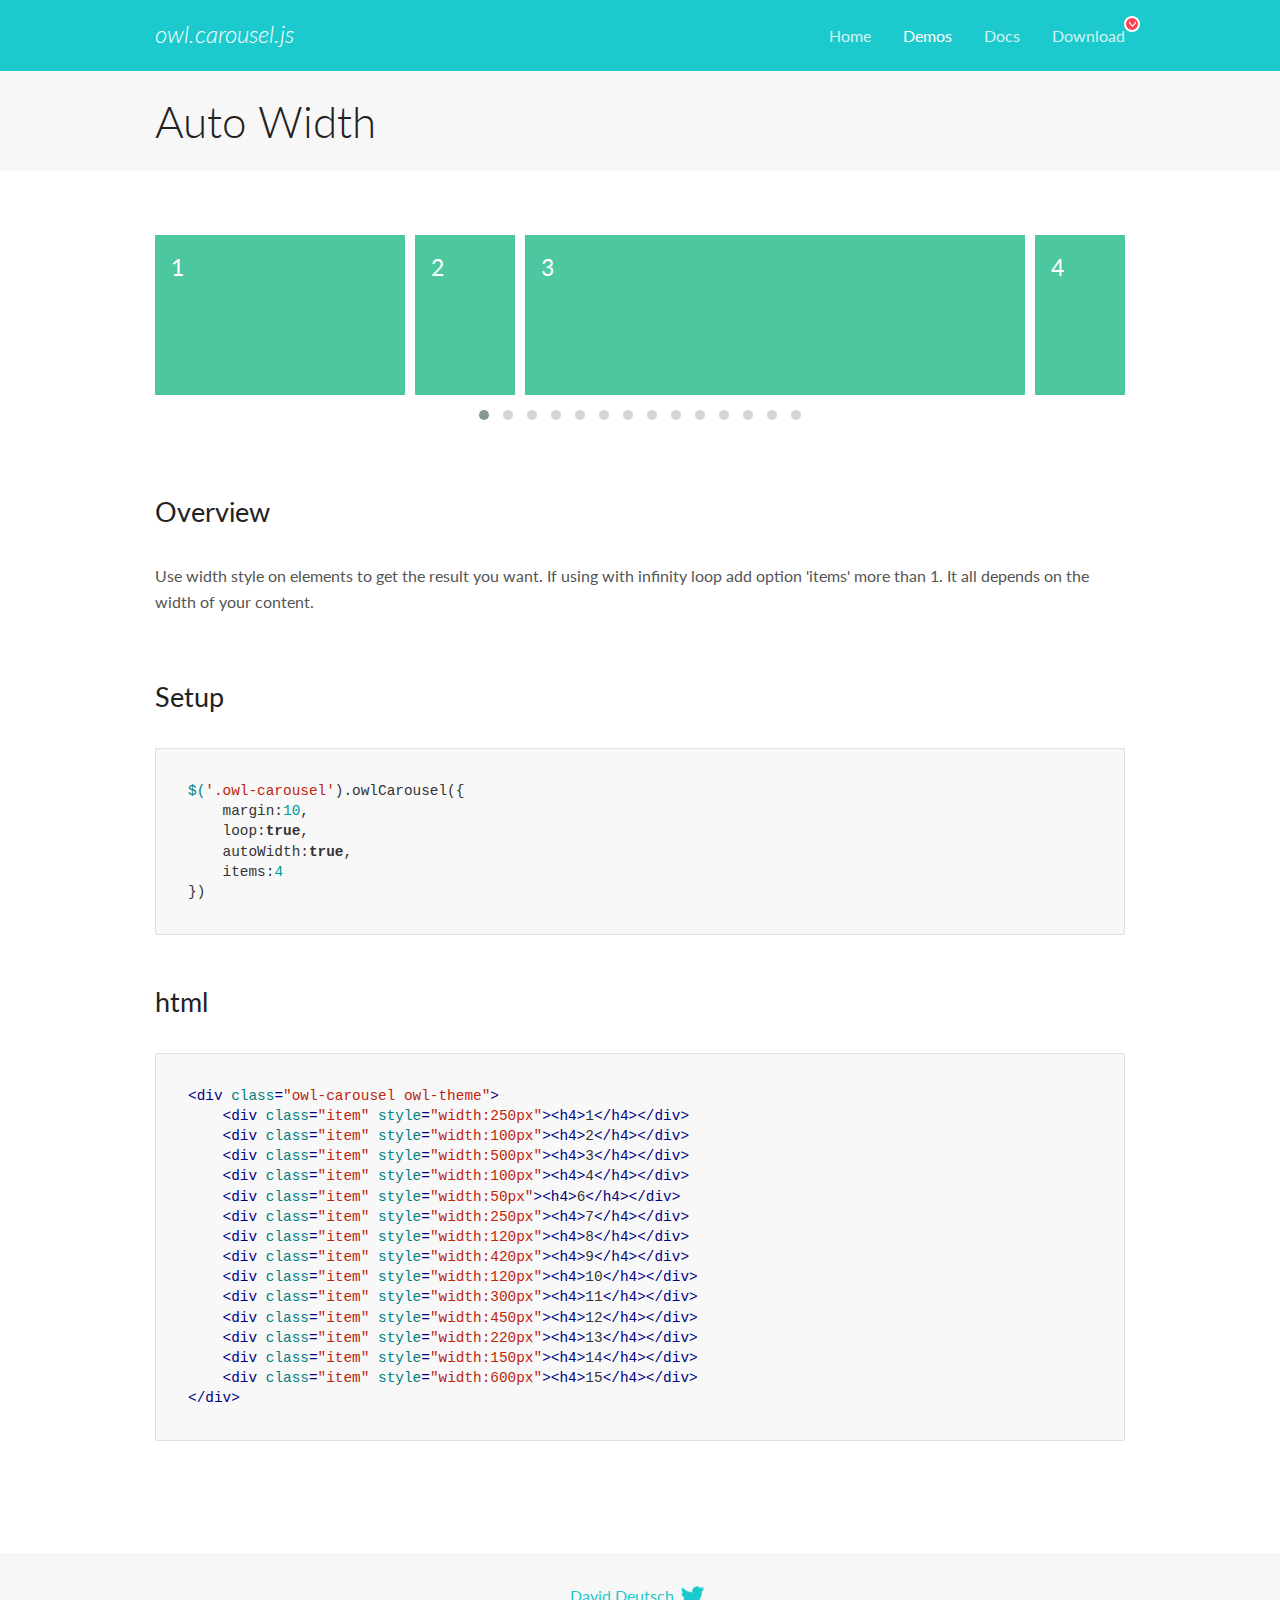
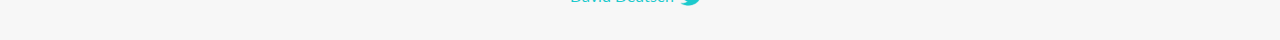
<file: project-organic/libs/OwlCarousel2-2.3.4/docs/demos/autowidth.html>
<!DOCTYPE html>
<html lang="en">
  <head>

    <!-- head -->
    <meta charset="utf-8">
    <meta name="msapplication-tap-highlight" content="no" />
    <meta name="viewport" content="width=device-width, initial-scale=1.0" />
    <meta name="description" content="Auto Width">
    <meta name="author" content="David Deutsch">
    <title>
      Auto Width Demo | Owl Carousel | 2.3.4
    </title>

    <!-- Stylesheets -->
    <link href='https://fonts.googleapis.com/css?family=Lato:300,400,700,400italic,300italic' rel='stylesheet' type='text/css'>
    <link rel="stylesheet" href="../assets/css/docs.theme.min.css">

    <!-- Owl Stylesheets -->
    <link rel="stylesheet" href="../assets/owlcarousel/assets/owl.carousel.min.css">
    <link rel="stylesheet" href="../assets/owlcarousel/assets/owl.theme.default.min.css">

    <!-- HTML5 shim and Respond.js IE8 support of HTML5 elements and media queries -->

    <!--[if lt IE 9]>
      <script src="https://oss.maxcdn.com/libs/html5shiv/3.7.0/html5shiv.js"></script>
      <script src="https://oss.maxcdn.com/libs/respond.js/1.3.0/respond.min.js"></script>
    <![endif]-->

    <!-- Favicons -->
    <link rel="apple-touch-icon-precomposed" sizes="144x144" href="../assets/ico/apple-touch-icon-144-precomposed.png">
    <link rel="shortcut icon" href="../assets/ico/favicon.png">
    <link rel="shortcut icon" href="favicon.ico">

    <!-- Yeah i know js should not be in header. Its required for demos.-->

    <!-- javascript -->
    <script src="../assets/vendors/jquery.min.js"></script>
    <script src="../assets/owlcarousel/owl.carousel.js"></script>
  </head>
  <body>

    <!-- header -->
    <header class="header">
      <div class="row">
        <div class="large-12 columns">
          <div class="brand left">
            <h3>
              <a href="/OwlCarousel2/">owl.carousel.js</a> 
            </h3>
          </div>
          <a id="toggle-nav" class="right">
            <span></span> <span></span> <span></span> 
          </a> 
          <div class="nav-bar">
            <ul class="clearfix">
              <li> <a href="/OwlCarousel2/index.html">Home</a>  </li>
              <li class="active">
                <a href="/OwlCarousel2/demos/demos.html">Demos</a> 
              </li>
              <li> <a href="/OwlCarousel2/docs/started-welcome.html">Docs</a>  </li>
              <li>
                <a href="https://github.com/OwlCarousel2/OwlCarousel2/archive/2.3.4.zip">Download</a> 
                <span class="download"></span> 
              </li>
            </ul>
          </div>
        </div>
      </div>
    </header>

    <!-- title -->
    <section class="title">
      <div class="row">
        <div class="large-12 columns">
          <h1>Auto Width</h1>
        </div>
      </div>
    </section>

    <!--  Demos -->
    <section id="demos">
      <div class="row">
        <div class="large-12 columns">
          <div class="owl-carousel owl-theme">
            <div class="item" style="width:250px">
              <h4>1</h4>
            </div>
            <div class="item" style="width:100px">
              <h4>2</h4>
            </div>
            <div class="item" style="width:500px">
              <h4>3</h4>
            </div>
            <div class="item" style="width:100px">
              <h4>4</h4>
            </div>
            <div class="item" style="width:50px">
              <h4>6</h4>
            </div>
            <div class="item" style="width:250px">
              <h4>7</h4>
            </div>
            <div class="item" style="width:120px">
              <h4>8</h4>
            </div>
            <div class="item" style="width:420px">
              <h4>9</h4>
            </div>
            <div class="item" style="width:120px">
              <h4>10</h4>
            </div>
            <div class="item" style="width:300px">
              <h4>11</h4>
            </div>
            <div class="item" style="width:450px">
              <h4>12</h4>
            </div>
            <div class="item" style="width:220px">
              <h4>13</h4>
            </div>
            <div class="item" style="width:150px">
              <h4>14</h4>
            </div>
            <div class="item" style="width:600px">
              <h4>15</h4>
            </div>
          </div>
          <h3 id="overview">Overview</h3>
          <p>Use width style on elements to get the result you want. If using with infinity loop add option &#39;items&#39; more than 1. It all depends on the width of your content.</p>
          <h3 id="setup">Setup</h3>
          <pre><code>$(&#39;.owl-carousel&#39;).owlCarousel({
    margin:10,
    loop:true,
    autoWidth:true,
    items:4
})</code></pre>
          <h3 id="html">html</h3>
          <pre><code>&lt;div class=&quot;owl-carousel owl-theme&quot;&gt;
    &lt;div class=&quot;item&quot; style=&quot;width:250px&quot;&gt;&lt;h4&gt;1&lt;/h4&gt;&lt;/div&gt;
    &lt;div class=&quot;item&quot; style=&quot;width:100px&quot;&gt;&lt;h4&gt;2&lt;/h4&gt;&lt;/div&gt;
    &lt;div class=&quot;item&quot; style=&quot;width:500px&quot;&gt;&lt;h4&gt;3&lt;/h4&gt;&lt;/div&gt;
    &lt;div class=&quot;item&quot; style=&quot;width:100px&quot;&gt;&lt;h4&gt;4&lt;/h4&gt;&lt;/div&gt;
    &lt;div class=&quot;item&quot; style=&quot;width:50px&quot;&gt;&lt;h4&gt;6&lt;/h4&gt;&lt;/div&gt;
    &lt;div class=&quot;item&quot; style=&quot;width:250px&quot;&gt;&lt;h4&gt;7&lt;/h4&gt;&lt;/div&gt;
    &lt;div class=&quot;item&quot; style=&quot;width:120px&quot;&gt;&lt;h4&gt;8&lt;/h4&gt;&lt;/div&gt;
    &lt;div class=&quot;item&quot; style=&quot;width:420px&quot;&gt;&lt;h4&gt;9&lt;/h4&gt;&lt;/div&gt;
    &lt;div class=&quot;item&quot; style=&quot;width:120px&quot;&gt;&lt;h4&gt;10&lt;/h4&gt;&lt;/div&gt;
    &lt;div class=&quot;item&quot; style=&quot;width:300px&quot;&gt;&lt;h4&gt;11&lt;/h4&gt;&lt;/div&gt;
    &lt;div class=&quot;item&quot; style=&quot;width:450px&quot;&gt;&lt;h4&gt;12&lt;/h4&gt;&lt;/div&gt;
    &lt;div class=&quot;item&quot; style=&quot;width:220px&quot;&gt;&lt;h4&gt;13&lt;/h4&gt;&lt;/div&gt;
    &lt;div class=&quot;item&quot; style=&quot;width:150px&quot;&gt;&lt;h4&gt;14&lt;/h4&gt;&lt;/div&gt;
    &lt;div class=&quot;item&quot; style=&quot;width:600px&quot;&gt;&lt;h4&gt;15&lt;/h4&gt;&lt;/div&gt;
&lt;/div&gt;</code></pre>
          <script>
            $(document).ready(function() {
              $('.owl-carousel').owlCarousel({
                margin: 10,
                loop: true,
                autoWidth: true,
                items: 4
              })
            })
          </script>
        </div>
      </div>
    </section>

    <!-- footer -->
    <footer class="footer">
      <div class="row">
        <div class="large-12 columns">
          <h5>
            <a href="/OwlCarousel2/docs/support-contact.html">David Deutsch</a> 
            <a id="custom-tweet-button" href="https://twitter.com/share?url=https://github.com/OwlCarousel2/OwlCarousel2&text=Owl Carousel - This is so awesome! " target="_blank"></a> 
          </h5>
        </div>
      </div>
    </footer>

    <!-- vendors -->
    <script src="../assets/vendors/highlight.js"></script>
    <script src="../assets/js/app.js"></script>
  </body>
</html>
</file>
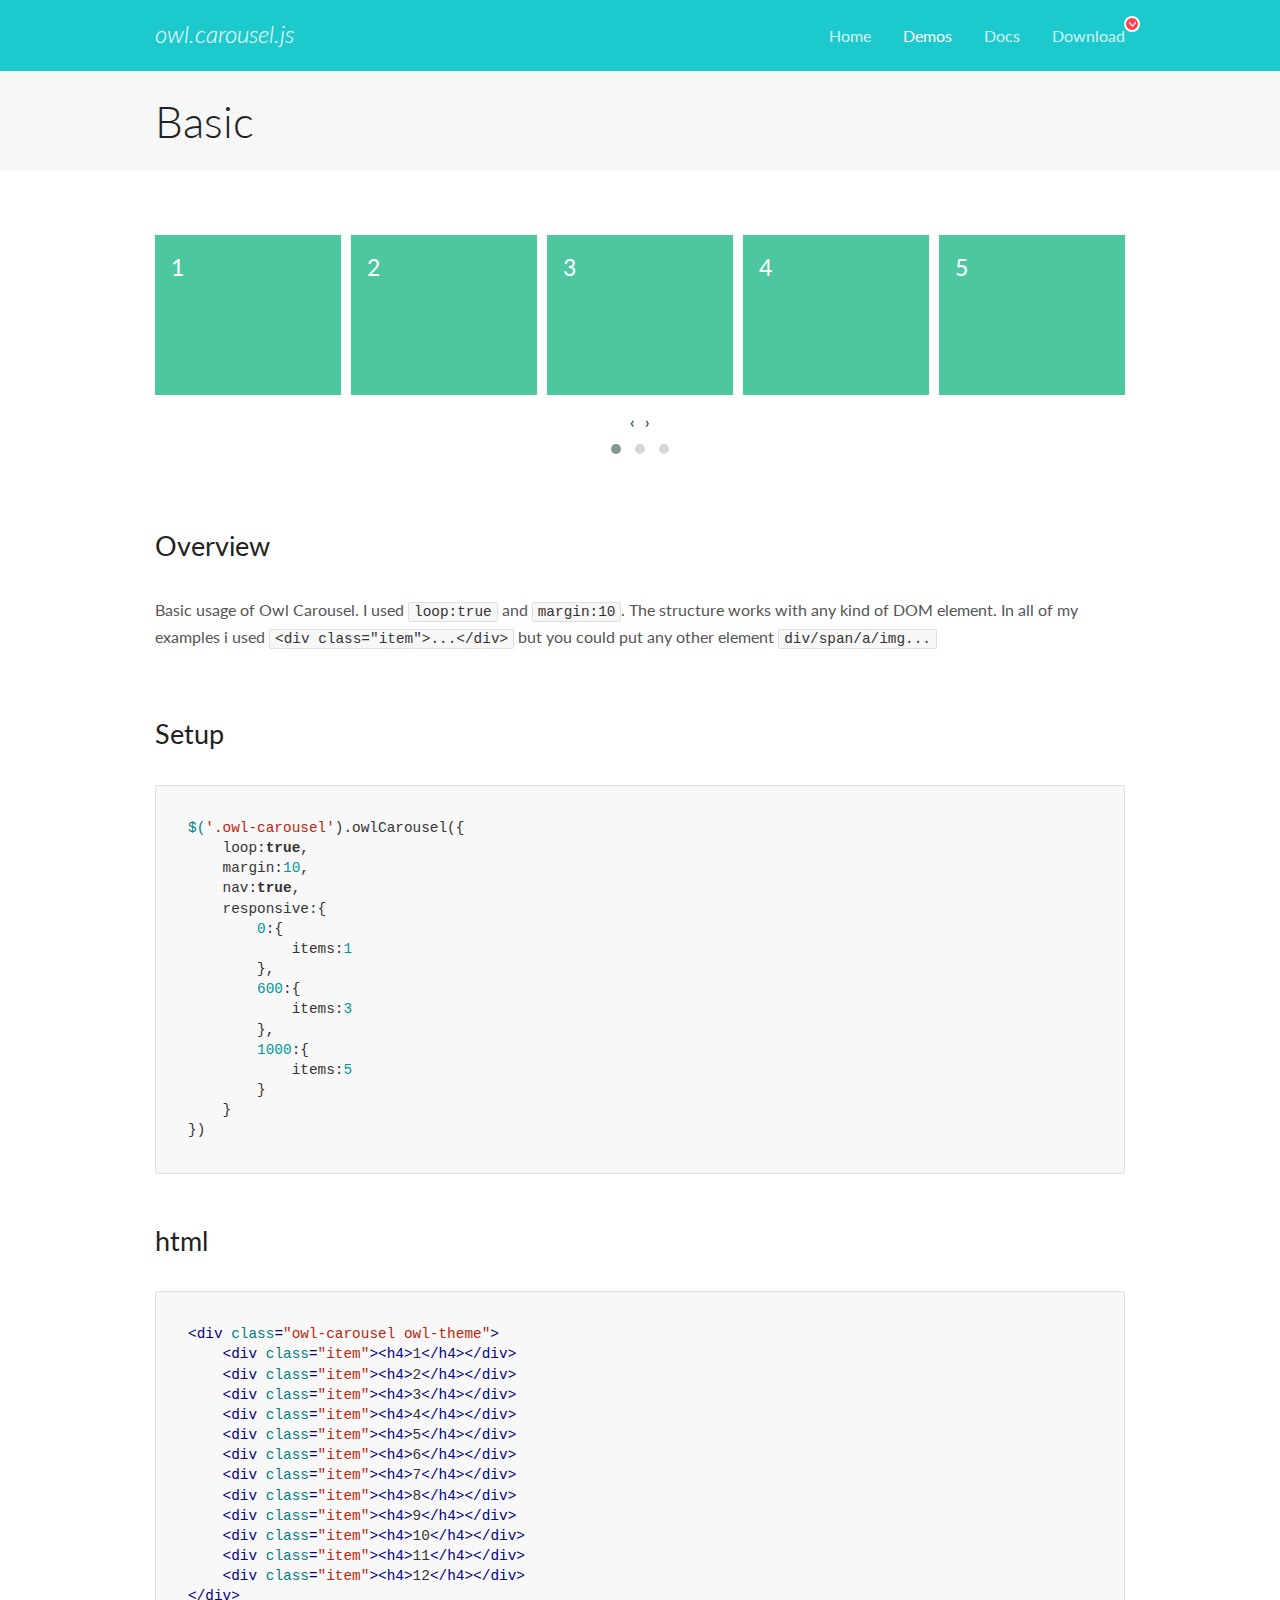
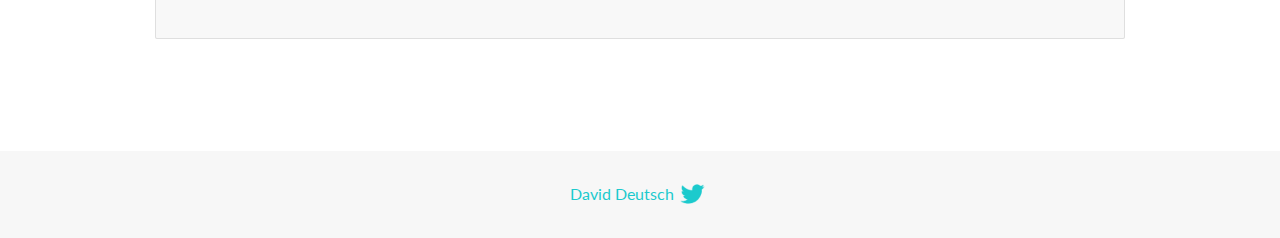
<file: project-organic/libs/OwlCarousel2-2.3.4/docs/demos/basic.html>
<!DOCTYPE html>
<html lang="en">
  <head>

    <!-- head -->
    <meta charset="utf-8">
    <meta name="msapplication-tap-highlight" content="no" />
    <meta name="viewport" content="width=device-width, initial-scale=1.0" />
    <meta name="description" content="Basic usage demo">
    <meta name="author" content="David Deutsch">
    <title>
      Basic Demo | Owl Carousel | 2.3.4
    </title>

    <!-- Stylesheets -->
    <link href='https://fonts.googleapis.com/css?family=Lato:300,400,700,400italic,300italic' rel='stylesheet' type='text/css'>
    <link rel="stylesheet" href="../assets/css/docs.theme.min.css">

    <!-- Owl Stylesheets -->
    <link rel="stylesheet" href="../assets/owlcarousel/assets/owl.carousel.min.css">
    <link rel="stylesheet" href="../assets/owlcarousel/assets/owl.theme.default.min.css">

    <!-- HTML5 shim and Respond.js IE8 support of HTML5 elements and media queries -->

    <!--[if lt IE 9]>
      <script src="https://oss.maxcdn.com/libs/html5shiv/3.7.0/html5shiv.js"></script>
      <script src="https://oss.maxcdn.com/libs/respond.js/1.3.0/respond.min.js"></script>
    <![endif]-->

    <!-- Favicons -->
    <link rel="apple-touch-icon-precomposed" sizes="144x144" href="../assets/ico/apple-touch-icon-144-precomposed.png">
    <link rel="shortcut icon" href="../assets/ico/favicon.png">
    <link rel="shortcut icon" href="favicon.ico">

    <!-- Yeah i know js should not be in header. Its required for demos.-->

    <!-- javascript -->
    <script src="../assets/vendors/jquery.min.js"></script>
    <script src="../assets/owlcarousel/owl.carousel.js"></script>
  </head>
  <body>

    <!-- header -->
    <header class="header">
      <div class="row">
        <div class="large-12 columns">
          <div class="brand left">
            <h3>
              <a href="/OwlCarousel2/">owl.carousel.js</a> 
            </h3>
          </div>
          <a id="toggle-nav" class="right">
            <span></span> <span></span> <span></span> 
          </a> 
          <div class="nav-bar">
            <ul class="clearfix">
              <li> <a href="/OwlCarousel2/index.html">Home</a>  </li>
              <li class="active">
                <a href="/OwlCarousel2/demos/demos.html">Demos</a> 
              </li>
              <li> <a href="/OwlCarousel2/docs/started-welcome.html">Docs</a>  </li>
              <li>
                <a href="https://github.com/OwlCarousel2/OwlCarousel2/archive/2.3.4.zip">Download</a> 
                <span class="download"></span> 
              </li>
            </ul>
          </div>
        </div>
      </div>
    </header>

    <!-- title -->
    <section class="title">
      <div class="row">
        <div class="large-12 columns">
          <h1>Basic</h1>
        </div>
      </div>
    </section>

    <!--  Demos -->
    <section id="demos">
      <div class="row">
        <div class="large-12 columns">
          <div class="owl-carousel owl-theme">
            <div class="item">
              <h4>1</h4>
            </div>
            <div class="item">
              <h4>2</h4>
            </div>
            <div class="item">
              <h4>3</h4>
            </div>
            <div class="item">
              <h4>4</h4>
            </div>
            <div class="item">
              <h4>5</h4>
            </div>
            <div class="item">
              <h4>6</h4>
            </div>
            <div class="item">
              <h4>7</h4>
            </div>
            <div class="item">
              <h4>8</h4>
            </div>
            <div class="item">
              <h4>9</h4>
            </div>
            <div class="item">
              <h4>10</h4>
            </div>
            <div class="item">
              <h4>11</h4>
            </div>
            <div class="item">
              <h4>12</h4>
            </div>
          </div>
          <h3 id="overview">Overview</h3>
          <p>Basic usage of Owl Carousel. I used <code>loop:true</code> and <code>margin:10</code>. The structure works with any kind of DOM element. In all of my examples i used <code>&lt;div class=&quot;item&quot;&gt;...&lt;/div&gt;</code> but you could
            put any other element <code>div/span/a/img...</code></p>
          <h3 id="setup">Setup</h3>
          <pre><code>$(&#39;.owl-carousel&#39;).owlCarousel({
    loop:true,
    margin:10,
    nav:true,
    responsive:{
        0:{
            items:1
        },
        600:{
            items:3
        },
        1000:{
            items:5
        }
    }
})</code></pre>
          <h3 id="html">html</h3>
          <pre><code>&lt;div class=&quot;owl-carousel owl-theme&quot;&gt;
    &lt;div class=&quot;item&quot;&gt;&lt;h4&gt;1&lt;/h4&gt;&lt;/div&gt;
    &lt;div class=&quot;item&quot;&gt;&lt;h4&gt;2&lt;/h4&gt;&lt;/div&gt;
    &lt;div class=&quot;item&quot;&gt;&lt;h4&gt;3&lt;/h4&gt;&lt;/div&gt;
    &lt;div class=&quot;item&quot;&gt;&lt;h4&gt;4&lt;/h4&gt;&lt;/div&gt;
    &lt;div class=&quot;item&quot;&gt;&lt;h4&gt;5&lt;/h4&gt;&lt;/div&gt;
    &lt;div class=&quot;item&quot;&gt;&lt;h4&gt;6&lt;/h4&gt;&lt;/div&gt;
    &lt;div class=&quot;item&quot;&gt;&lt;h4&gt;7&lt;/h4&gt;&lt;/div&gt;
    &lt;div class=&quot;item&quot;&gt;&lt;h4&gt;8&lt;/h4&gt;&lt;/div&gt;
    &lt;div class=&quot;item&quot;&gt;&lt;h4&gt;9&lt;/h4&gt;&lt;/div&gt;
    &lt;div class=&quot;item&quot;&gt;&lt;h4&gt;10&lt;/h4&gt;&lt;/div&gt;
    &lt;div class=&quot;item&quot;&gt;&lt;h4&gt;11&lt;/h4&gt;&lt;/div&gt;
    &lt;div class=&quot;item&quot;&gt;&lt;h4&gt;12&lt;/h4&gt;&lt;/div&gt;
&lt;/div&gt;</code></pre>
          <script>
            $(document).ready(function() {
              var owl = $('.owl-carousel');
              owl.owlCarousel({
                margin: 10,
                nav: true,
                loop: true,
                responsive: {
                  0: {
                    items: 1
                  },
                  600: {
                    items: 3
                  },
                  1000: {
                    items: 5
                  }
                }
              })
            })
          </script>
        </div>
      </div>
    </section>

    <!-- footer -->
    <footer class="footer">
      <div class="row">
        <div class="large-12 columns">
          <h5>
            <a href="/OwlCarousel2/docs/support-contact.html">David Deutsch</a> 
            <a id="custom-tweet-button" href="https://twitter.com/share?url=https://github.com/OwlCarousel2/OwlCarousel2&text=Owl Carousel - This is so awesome! " target="_blank"></a> 
          </h5>
        </div>
      </div>
    </footer>

    <!-- vendors -->
    <script src="../assets/vendors/highlight.js"></script>
    <script src="../assets/js/app.js"></script>
  </body>
</html>
</file>
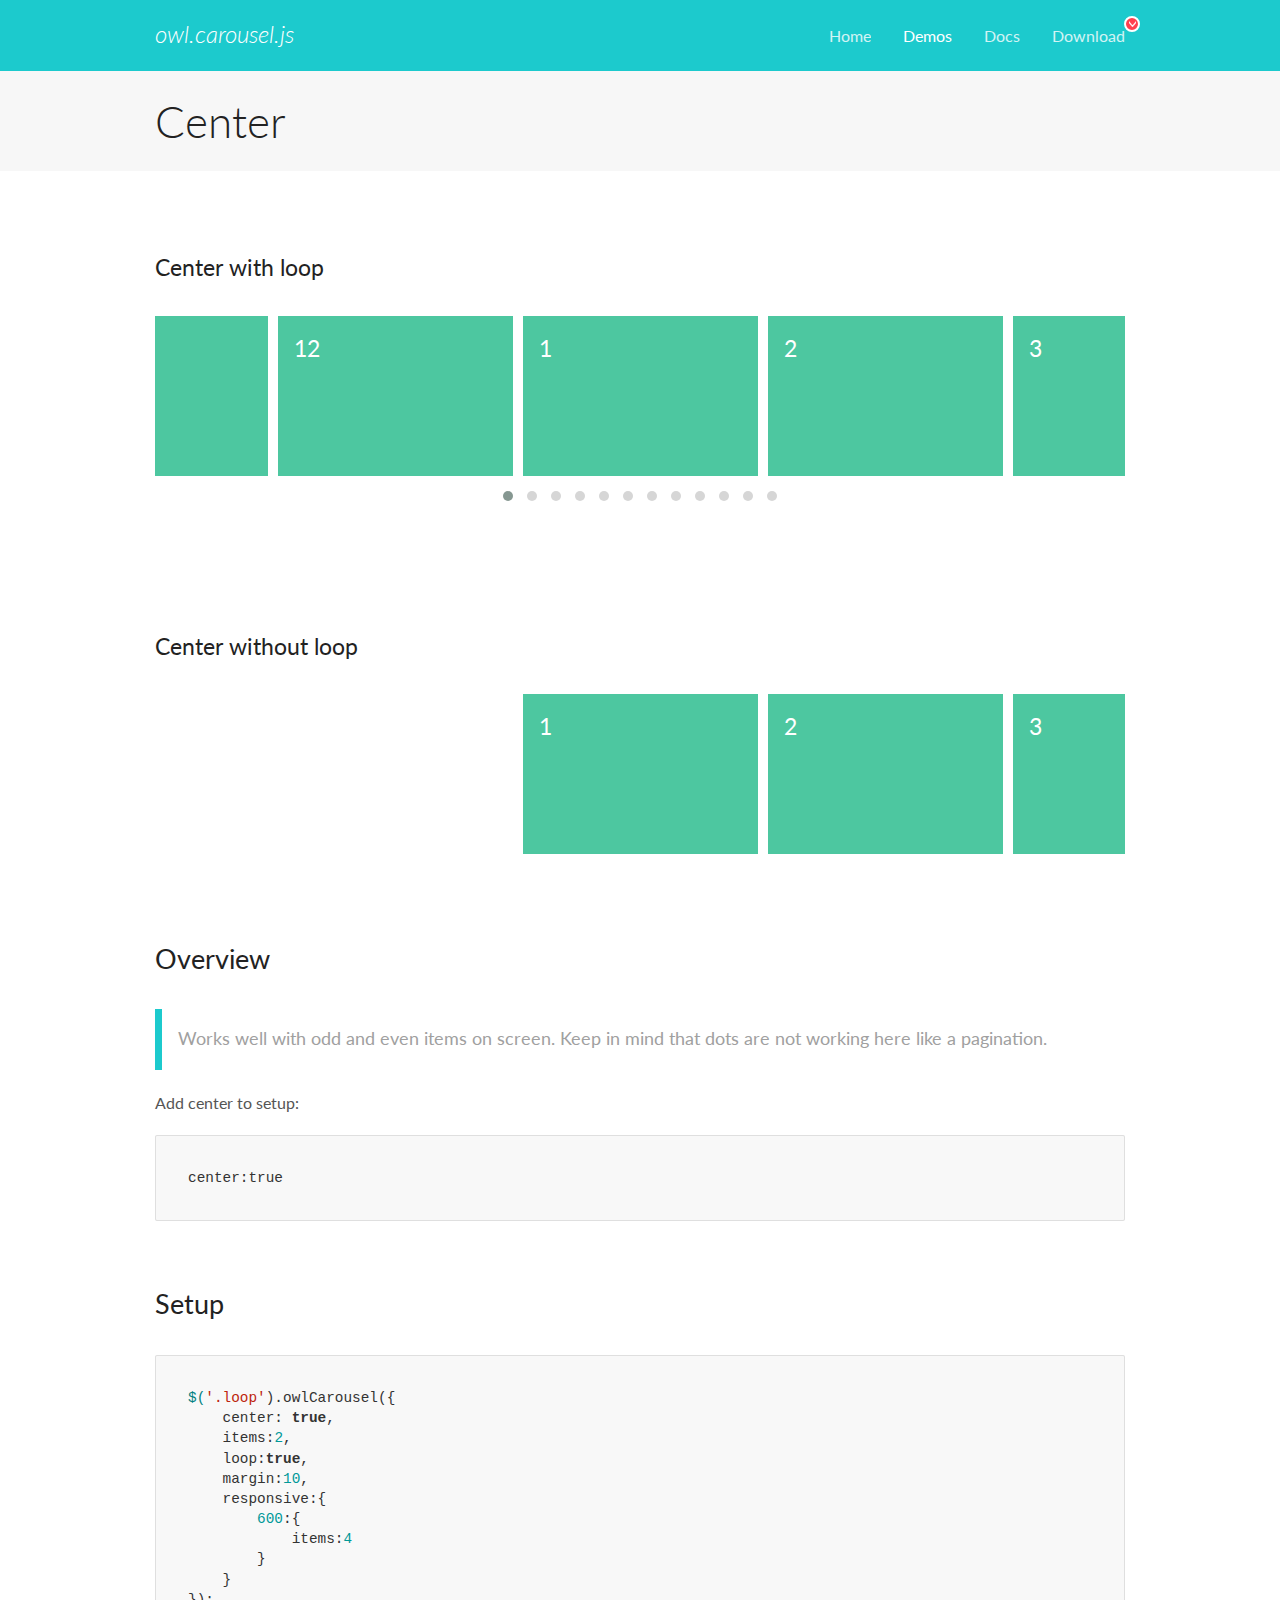
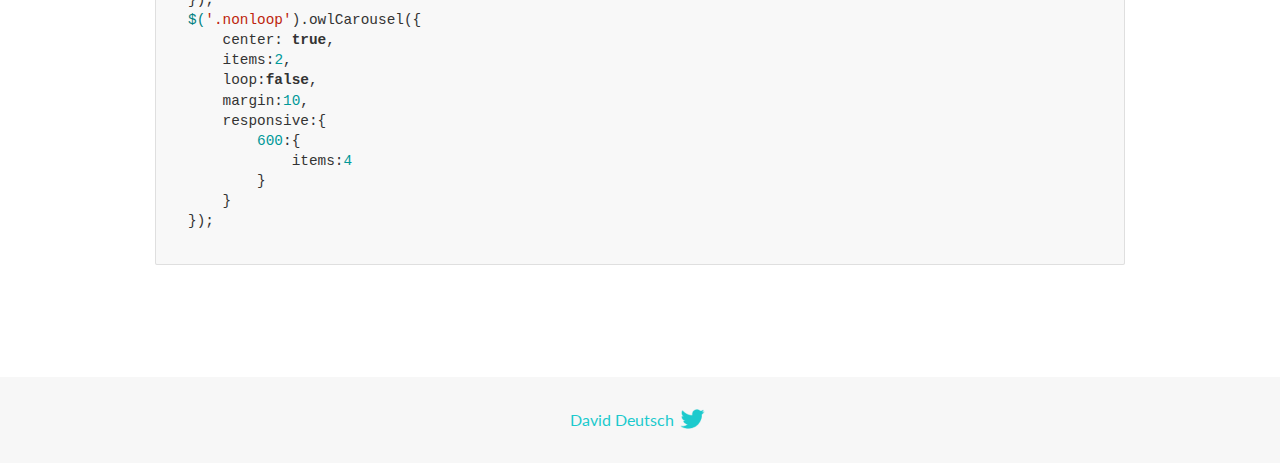
<file: project-organic/libs/OwlCarousel2-2.3.4/docs/demos/center.html>
<!DOCTYPE html>
<html lang="en">
  <head>

    <!-- head -->
    <meta charset="utf-8">
    <meta name="msapplication-tap-highlight" content="no" />
    <meta name="viewport" content="width=device-width, initial-scale=1.0" />
    <meta name="description" content="Center carousel">
    <meta name="author" content="David Deutsch">
    <title>
      Center Demo | Owl Carousel | 2.3.4
    </title>

    <!-- Stylesheets -->
    <link href='https://fonts.googleapis.com/css?family=Lato:300,400,700,400italic,300italic' rel='stylesheet' type='text/css'>
    <link rel="stylesheet" href="../assets/css/docs.theme.min.css">

    <!-- Owl Stylesheets -->
    <link rel="stylesheet" href="../assets/owlcarousel/assets/owl.carousel.min.css">
    <link rel="stylesheet" href="../assets/owlcarousel/assets/owl.theme.default.min.css">

    <!-- HTML5 shim and Respond.js IE8 support of HTML5 elements and media queries -->

    <!--[if lt IE 9]>
      <script src="https://oss.maxcdn.com/libs/html5shiv/3.7.0/html5shiv.js"></script>
      <script src="https://oss.maxcdn.com/libs/respond.js/1.3.0/respond.min.js"></script>
    <![endif]-->

    <!-- Favicons -->
    <link rel="apple-touch-icon-precomposed" sizes="144x144" href="../assets/ico/apple-touch-icon-144-precomposed.png">
    <link rel="shortcut icon" href="../assets/ico/favicon.png">
    <link rel="shortcut icon" href="favicon.ico">

    <!-- Yeah i know js should not be in header. Its required for demos.-->

    <!-- javascript -->
    <script src="../assets/vendors/jquery.min.js"></script>
    <script src="../assets/owlcarousel/owl.carousel.js"></script>
  </head>
  <body>

    <!-- header -->
    <header class="header">
      <div class="row">
        <div class="large-12 columns">
          <div class="brand left">
            <h3>
              <a href="/OwlCarousel2/">owl.carousel.js</a> 
            </h3>
          </div>
          <a id="toggle-nav" class="right">
            <span></span> <span></span> <span></span> 
          </a> 
          <div class="nav-bar">
            <ul class="clearfix">
              <li> <a href="/OwlCarousel2/index.html">Home</a>  </li>
              <li class="active">
                <a href="/OwlCarousel2/demos/demos.html">Demos</a> 
              </li>
              <li> <a href="/OwlCarousel2/docs/started-welcome.html">Docs</a>  </li>
              <li>
                <a href="https://github.com/OwlCarousel2/OwlCarousel2/archive/2.3.4.zip">Download</a> 
                <span class="download"></span> 
              </li>
            </ul>
          </div>
        </div>
      </div>
    </header>

    <!-- title -->
    <section class="title">
      <div class="row">
        <div class="large-12 columns">
          <h1>Center</h1>
        </div>
      </div>
    </section>

    <!--  Demos -->
    <section id="demos">
      <div class="row">
        <div class="large-12 columns">
          <h4 id="center-with-loop">Center with loop</h4>
          <div class="loop owl-carousel owl-theme">
            <div class="item">
              <h4>1</h4>
            </div>
            <div class="item">
              <h4>2</h4>
            </div>
            <div class="item">
              <h4>3</h4>
            </div>
            <div class="item">
              <h4>4</h4>
            </div>
            <div class="item">
              <h4>5</h4>
            </div>
            <div class="item">
              <h4>6</h4>
            </div>
            <div class="item">
              <h4>7</h4>
            </div>
            <div class="item">
              <h4>8</h4>
            </div>
            <div class="item">
              <h4>9</h4>
            </div>
            <div class="item">
              <h4>10</h4>
            </div>
            <div class="item">
              <h4>11</h4>
            </div>
            <div class="item">
              <h4>12</h4>
            </div>
          </div>
          <br>
          <h4 id="center-without-loop">Center without loop</h4>
          <div class="nonloop owl-carousel">
            <div class="item">
              <h4>1</h4>
            </div>
            <div class="item">
              <h4>2</h4>
            </div>
            <div class="item">
              <h4>3</h4>
            </div>
            <div class="item">
              <h4>4</h4>
            </div>
            <div class="item">
              <h4>5</h4>
            </div>
            <div class="item">
              <h4>6</h4>
            </div>
            <div class="item">
              <h4>7</h4>
            </div>
            <div class="item">
              <h4>8</h4>
            </div>
            <div class="item">
              <h4>9</h4>
            </div>
            <div class="item">
              <h4>10</h4>
            </div>
            <div class="item">
              <h4>11</h4>
            </div>
            <div class="item">
              <h4>12</h4>
            </div>
          </div>
          <h3 id="overview">Overview</h3>
          <blockquote>
            <p>Works well with odd and even items on screen. Keep in mind that dots are not working here like a pagination.</p>
          </blockquote>
          <p>Add center to setup:</p>
          <pre><code>center:true</code></pre>
          <h3 id="setup">Setup</h3>
          <pre><code>$(&#39;.loop&#39;).owlCarousel({
    center: true,
    items:2,
    loop:true,
    margin:10,
    responsive:{
        600:{
            items:4
        }
    }
});
$(&#39;.nonloop&#39;).owlCarousel({
    center: true,
    items:2,
    loop:false,
    margin:10,
    responsive:{
        600:{
            items:4
        }
    }
});</code></pre>
          <script>
            jQuery(document).ready(function($) {
              $('.loop').owlCarousel({
                center: true,
                items: 2,
                loop: true,
                margin: 10,
                responsive: {
                  600: {
                    items: 4
                  }
                }
              });
              $('.nonloop').owlCarousel({
                center: true,
                items: 2,
                loop: false,
                margin: 10,
                responsive: {
                  600: {
                    items: 4
                  }
                }
              });
            });
          </script>
        </div>
      </div>
    </section>

    <!-- footer -->
    <footer class="footer">
      <div class="row">
        <div class="large-12 columns">
          <h5>
            <a href="/OwlCarousel2/docs/support-contact.html">David Deutsch</a> 
            <a id="custom-tweet-button" href="https://twitter.com/share?url=https://github.com/OwlCarousel2/OwlCarousel2&text=Owl Carousel - This is so awesome! " target="_blank"></a> 
          </h5>
        </div>
      </div>
    </footer>

    <!-- vendors -->
    <script src="../assets/vendors/highlight.js"></script>
    <script src="../assets/js/app.js"></script>
  </body>
</html>
</file>
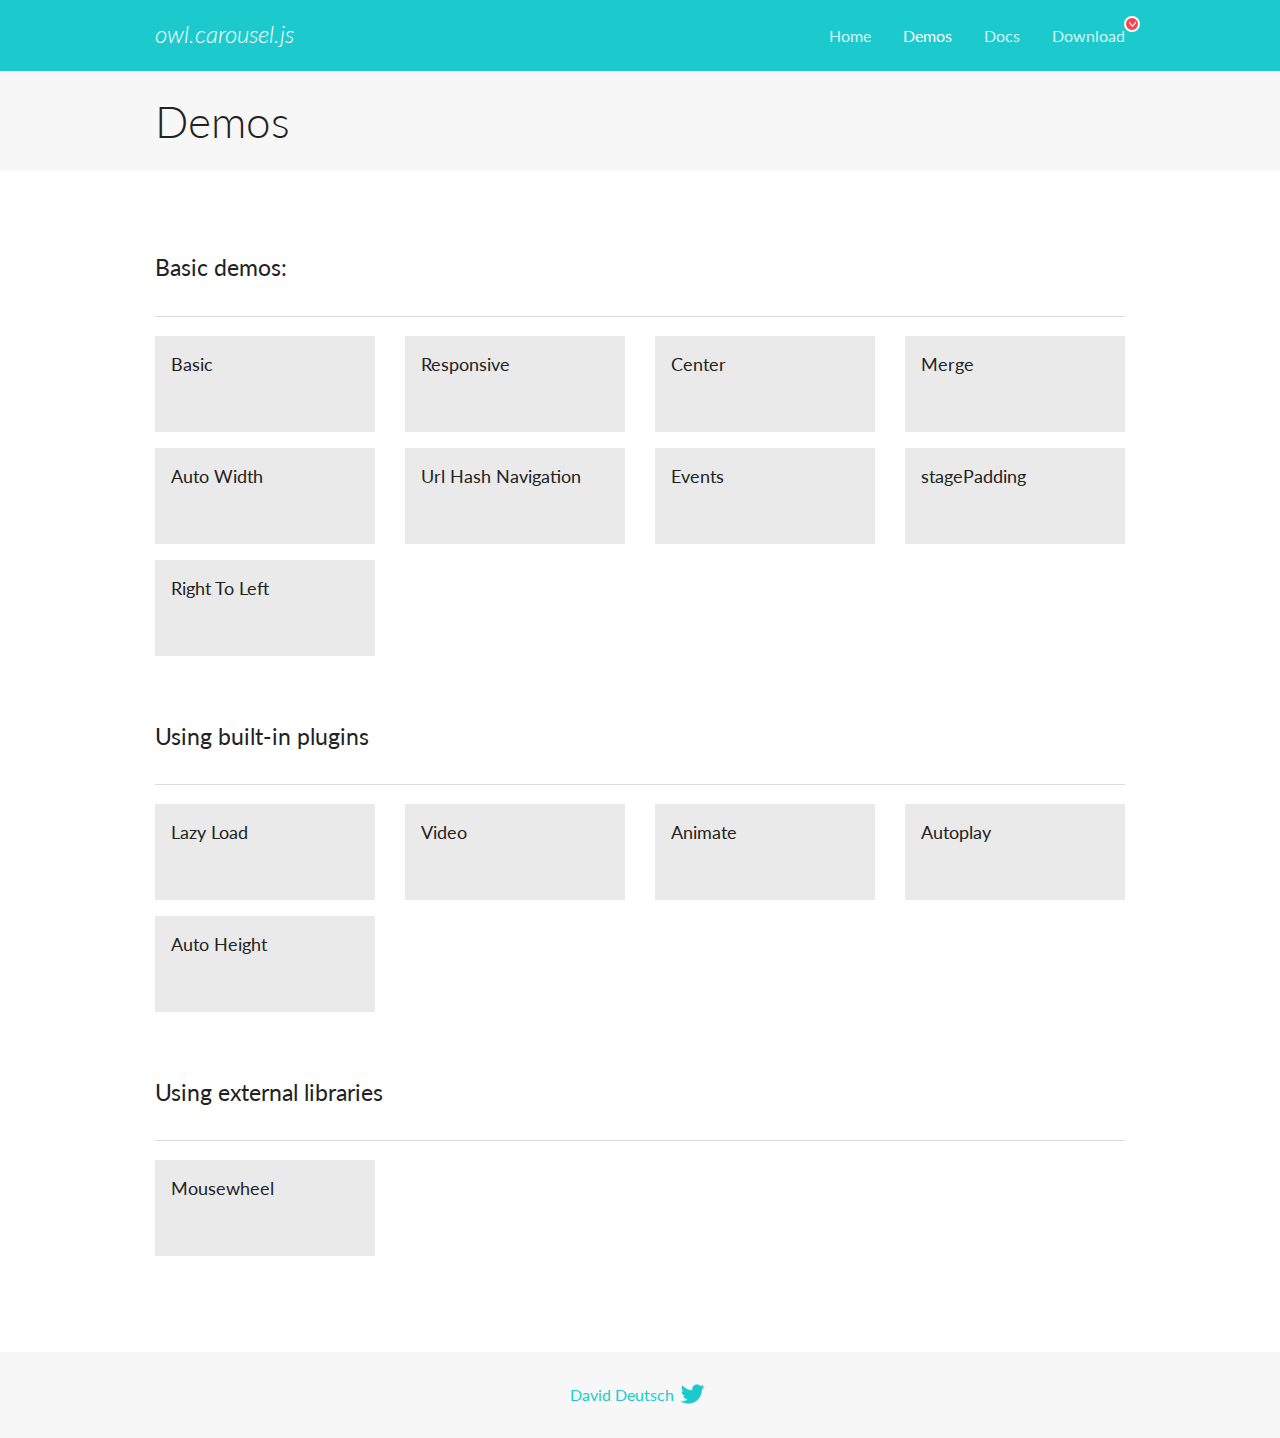
<file: project-organic/libs/OwlCarousel2-2.3.4/docs/demos/demos.html>
<!DOCTYPE html>
<html lang="en">
  <head>

    <!-- head -->
    <meta charset="utf-8">
    <meta name="msapplication-tap-highlight" content="no" />
    <meta name="viewport" content="width=device-width, initial-scale=1.0" />
    <meta name="description" content="A list of Owl Carousel examples.">
    <meta name="author" content="David Deutsch">
    <title>
      Demos | Owl Carousel | 2.3.4
    </title>

    <!-- Stylesheets -->
    <link href='https://fonts.googleapis.com/css?family=Lato:300,400,700,400italic,300italic' rel='stylesheet' type='text/css'>
    <link rel="stylesheet" href="../assets/css/docs.theme.min.css">

    <!-- Owl Stylesheets -->
    <link rel="stylesheet" href="../assets/owlcarousel/assets/owl.carousel.min.css">
    <link rel="stylesheet" href="../assets/owlcarousel/assets/owl.theme.default.min.css">

    <!-- HTML5 shim and Respond.js IE8 support of HTML5 elements and media queries -->

    <!--[if lt IE 9]>
      <script src="https://oss.maxcdn.com/libs/html5shiv/3.7.0/html5shiv.js"></script>
      <script src="https://oss.maxcdn.com/libs/respond.js/1.3.0/respond.min.js"></script>
    <![endif]-->

    <!-- Favicons -->
    <link rel="apple-touch-icon-precomposed" sizes="144x144" href="../assets/ico/apple-touch-icon-144-precomposed.png">
    <link rel="shortcut icon" href="../assets/ico/favicon.png">
    <link rel="shortcut icon" href="favicon.ico">

    <!-- Yeah i know js should not be in header. Its required for demos.-->

    <!-- javascript -->
    <script src="../assets/vendors/jquery.min.js"></script>
    <script src="../assets/owlcarousel/owl.carousel.js"></script>
  </head>
  <body>

    <!-- header -->
    <header class="header">
      <div class="row">
        <div class="large-12 columns">
          <div class="brand left">
            <h3>
              <a href="/OwlCarousel2/">owl.carousel.js</a> 
            </h3>
          </div>
          <a id="toggle-nav" class="right">
            <span></span> <span></span> <span></span> 
          </a> 
          <div class="nav-bar">
            <ul class="clearfix">
              <li> <a href="/OwlCarousel2/index.html">Home</a>  </li>
              <li class="active">
                <a href="/OwlCarousel2/demos/demos.html">Demos</a> 
              </li>
              <li> <a href="/OwlCarousel2/docs/started-welcome.html">Docs</a>  </li>
              <li>
                <a href="https://github.com/OwlCarousel2/OwlCarousel2/archive/2.3.4.zip">Download</a> 
                <span class="download"></span> 
              </li>
            </ul>
          </div>
        </div>
      </div>
    </header>

    <!-- title -->
    <section class="title">
      <div class="row">
        <div class="large-12 columns">
          <h1>Demos</h1>
        </div>
      </div>
    </section>

    <!--  Demos -->
    <section id="demos">
      <div class="row">
        <div class="large-12 columns">
          <h4 id="basic-demos-">Basic demos:</h4>
          <hr>
          <div class="demo-list">
            <div class="row">
              <div class="small-6 medium-4 large-3 columns">
                <a href="basic.html" class="demo-block">
                  <h5>Basic </h5>
                </a> 
              </div>
              <div class="small-6 medium-4 large-3 columns">
                <a href="responsive.html" class="demo-block">
                  <h5>Responsive </h5>
                </a> 
              </div>
              <div class="small-6 medium-4 large-3 columns">
                <a href="center.html" class="demo-block">
                  <h5>Center </h5>
                </a> 
              </div>
              <div class="small-6 medium-4 large-3 columns">
                <a href="merge.html" class="demo-block">
                  <h5>Merge </h5>
                </a> 
              </div>
              <div class="small-6 medium-4 large-3 columns">
                <a href="autowidth.html" class="demo-block">
                  <h5>Auto Width </h5>
                </a> 
              </div>
              <div class="small-6 medium-4 large-3 columns">
                <a href="urlhashnav.html" class="demo-block">
                  <h5>Url Hash Navigation </h5>
                </a> 
              </div>
              <div class="small-6 medium-4 large-3 columns">
                <a href="events.html" class="demo-block">
                  <h5>Events </h5>
                </a> 
              </div>
              <div class="small-6 medium-4 large-3 columns">
                <a href="stagepadding.html" class="demo-block">
                  <h5>stagePadding </h5>
                </a> 
              </div>
              <div class="small-6 medium-4 large-3 columns">
                <a href="rtl.html" class="demo-block">
                  <h5>Right To Left </h5>
                </a> 
              </div>
            </div>
          </div>
          <h4 id="using-built-in-plugins">Using built-in plugins</h4>
          <hr>
          <div class="demo-list">
            <div class="row">
              <div class="small-6 medium-4 large-3 columns">
                <a href="lazyLoad.html" class="demo-block">
                  <h5>Lazy Load </h5>
                </a> 
              </div>
              <div class="small-6 medium-4 large-3 columns">
                <a href="video.html" class="demo-block">
                  <h5>Video </h5>
                </a> 
              </div>
              <div class="small-6 medium-4 large-3 columns">
                <a href="animate.html" class="demo-block">
                  <h5>Animate </h5>
                </a> 
              </div>
              <div class="small-6 medium-4 large-3 columns">
                <a href="autoplay.html" class="demo-block">
                  <h5>Autoplay </h5>
                </a> 
              </div>
              <div class="small-6 medium-4 large-3 columns">
                <a href="autoheight.html" class="demo-block">
                  <h5>Auto Height </h5>
                </a> 
              </div>
            </div>
          </div>
          <h4 id="using-external-libraries">Using external libraries</h4>
          <hr>
          <div class="demo-list">
            <div class="row">
              <div class="small-6 medium-4 large-3 columns">
                <a href="mousewheel.html" class="demo-block">
                  <h5>Mousewheel </h5>
                </a> 
              </div>
            </div>
          </div>
        </div>
      </div>
    </section>

    <!-- footer -->
    <footer class="footer">
      <div class="row">
        <div class="large-12 columns">
          <h5>
            <a href="/OwlCarousel2/docs/support-contact.html">David Deutsch</a> 
            <a id="custom-tweet-button" href="https://twitter.com/share?url=https://github.com/OwlCarousel2/OwlCarousel2&text=Owl Carousel - This is so awesome! " target="_blank"></a> 
          </h5>
        </div>
      </div>
    </footer>

    <!-- vendors -->
    <script src="../assets/vendors/highlight.js"></script>
    <script src="../assets/js/app.js"></script>
  </body>
</html>
</file>
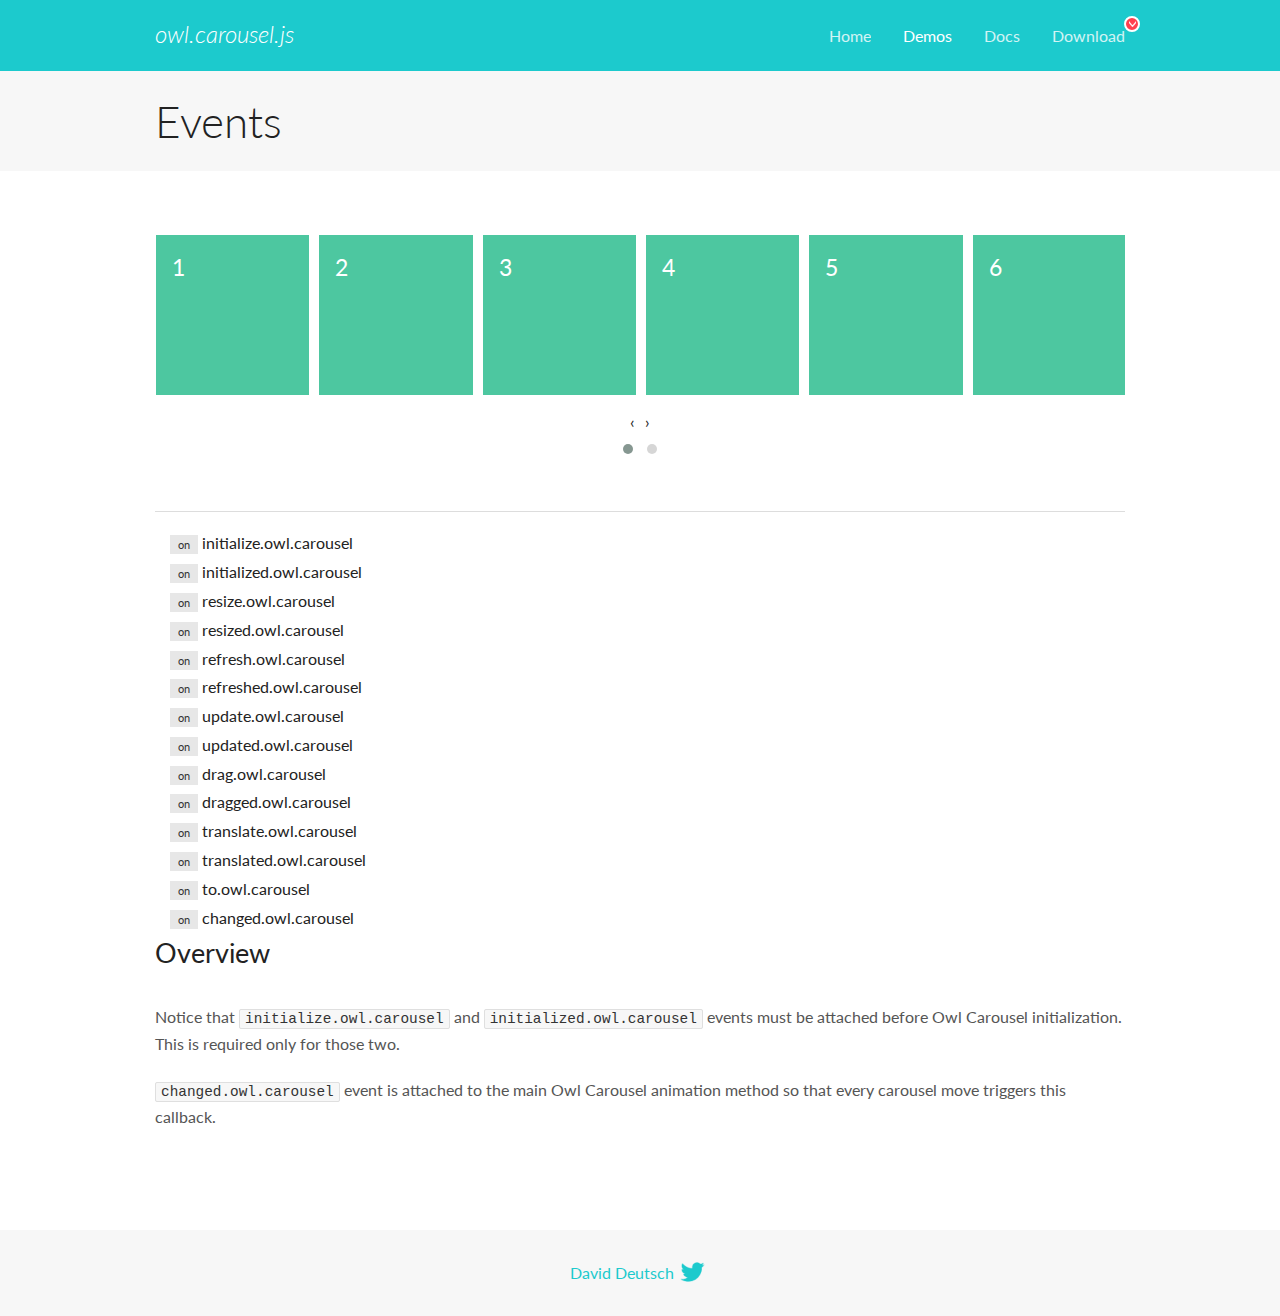
<file: project-organic/libs/OwlCarousel2-2.3.4/docs/demos/events.html>
<!DOCTYPE html>
<html lang="en">
  <head>

    <!-- head -->
    <meta charset="utf-8">
    <meta name="msapplication-tap-highlight" content="no" />
    <meta name="viewport" content="width=device-width, initial-scale=1.0" />
    <meta name="description" content="Events usage demo">
    <meta name="author" content="David Deutsch">
    <title>
      Events Demo | Owl Carousel | 2.3.4
    </title>

    <!-- Stylesheets -->
    <link href='https://fonts.googleapis.com/css?family=Lato:300,400,700,400italic,300italic' rel='stylesheet' type='text/css'>
    <link rel="stylesheet" href="../assets/css/docs.theme.min.css">

    <!-- Owl Stylesheets -->
    <link rel="stylesheet" href="../assets/owlcarousel/assets/owl.carousel.min.css">
    <link rel="stylesheet" href="../assets/owlcarousel/assets/owl.theme.default.min.css">

    <!-- HTML5 shim and Respond.js IE8 support of HTML5 elements and media queries -->

    <!--[if lt IE 9]>
      <script src="https://oss.maxcdn.com/libs/html5shiv/3.7.0/html5shiv.js"></script>
      <script src="https://oss.maxcdn.com/libs/respond.js/1.3.0/respond.min.js"></script>
    <![endif]-->

    <!-- Favicons -->
    <link rel="apple-touch-icon-precomposed" sizes="144x144" href="../assets/ico/apple-touch-icon-144-precomposed.png">
    <link rel="shortcut icon" href="../assets/ico/favicon.png">
    <link rel="shortcut icon" href="favicon.ico">

    <!-- Yeah i know js should not be in header. Its required for demos.-->

    <!-- javascript -->
    <script src="../assets/vendors/jquery.min.js"></script>
    <script src="../assets/owlcarousel/owl.carousel.js"></script>
  </head>
  <body>

    <!-- header -->
    <header class="header">
      <div class="row">
        <div class="large-12 columns">
          <div class="brand left">
            <h3>
              <a href="/OwlCarousel2/">owl.carousel.js</a> 
            </h3>
          </div>
          <a id="toggle-nav" class="right">
            <span></span> <span></span> <span></span> 
          </a> 
          <div class="nav-bar">
            <ul class="clearfix">
              <li> <a href="/OwlCarousel2/index.html">Home</a>  </li>
              <li class="active">
                <a href="/OwlCarousel2/demos/demos.html">Demos</a> 
              </li>
              <li> <a href="/OwlCarousel2/docs/started-welcome.html">Docs</a>  </li>
              <li>
                <a href="https://github.com/OwlCarousel2/OwlCarousel2/archive/2.3.4.zip">Download</a> 
                <span class="download"></span> 
              </li>
            </ul>
          </div>
        </div>
      </div>
    </header>

    <!-- title -->
    <section class="title">
      <div class="row">
        <div class="large-12 columns">
          <h1>Events</h1>
        </div>
      </div>
    </section>

    <!--  Demos -->
    <section id="demos">
      <div class="row">
        <div class="large-12 columns">
          <div class="owl-carousel owl-theme">
            <div class="item">
              <h4>1</h4>
            </div>
            <div class="item">
              <h4>2</h4>
            </div>
            <div class="item">
              <h4>3</h4>
            </div>
            <div class="item">
              <h4>4</h4>
            </div>
            <div class="item">
              <h4>5</h4>
            </div>
            <div class="item">
              <h4>6</h4>
            </div>
            <div class="item">
              <h4>7</h4>
            </div>
            <div class="item">
              <h4>8</h4>
            </div>
            <div class="item">
              <h4>9</h4>
            </div>
            <div class="item">
              <h4>10</h4>
            </div>
            <div class="item">
              <h4>11</h4>
            </div>
            <div class="item">
              <h4>12</h4>
            </div>
          </div>
          <hr>
          <div class="large-12 columns callbacks">
            <div><span class="label secondary initialize">on</span>  initialize.owl.carousel </div>
            <div><span class="label secondary initialized">on</span>  initialized.owl.carousel </div>
            <div><span class="label secondary resize">on</span>  resize.owl.carousel </div>
            <div><span class="label secondary resized">on</span>  resized.owl.carousel </div>
            <div><span class="label secondary refresh">on</span>  refresh.owl.carousel </div>
            <div><span class="label secondary refreshed">on</span>  refreshed.owl.carousel </div>
            <div><span class="label secondary update">on</span>  update.owl.carousel </div>
            <div><span class="label secondary updated">on</span>  updated.owl.carousel </div>
            <div><span class="label secondary drag">on</span>  drag.owl.carousel </div>
            <div><span class="label secondary dragged">on</span>  dragged.owl.carousel </div>
            <div><span class="label secondary translate">on</span>  translate.owl.carousel </div>
            <div><span class="label secondary translated">on</span>  translated.owl.carousel </div>
            <div><span class="label secondary to">on</span>  to.owl.carousel </div>
            <div><span class="label secondary changed">on</span>  changed.owl.carousel </div>
          </div>
          <h3 id="overview">Overview</h3>
          <p>Notice that <code>initialize.owl.carousel</code> and <code>initialized.owl.carousel</code> events must be attached before Owl Carousel initialization. This is required only for those two.</p>
          <p><code>changed.owl.carousel</code> event is attached to the main Owl Carousel animation method so that every carousel move triggers this callback.</p>
          <script>
            jQuery(document).ready(function($) {
              var owl = $('.owl-carousel');
              owl.on('initialize.owl.carousel initialized.owl.carousel ' +
                'initialize.owl.carousel initialize.owl.carousel ' +
                'resize.owl.carousel resized.owl.carousel ' +
                'refresh.owl.carousel refreshed.owl.carousel ' +
                'update.owl.carousel updated.owl.carousel ' +
                'drag.owl.carousel dragged.owl.carousel ' +
                'translate.owl.carousel translated.owl.carousel ' +
                'to.owl.carousel changed.owl.carousel',
                function(e) {
                  $('.' + e.type)
                    .removeClass('secondary')
                    .addClass('success');
                  window.setTimeout(function() {
                    $('.' + e.type)
                      .removeClass('success')
                      .addClass('secondary');
                  }, 500);
                });
              owl.owlCarousel({
                loop: true,
                nav: true,
                lazyLoad: true,
                margin: 10,
                video: true,
                responsive: {
                  0: {
                    items: 1
                  },
                  600: {
                    items: 3
                  },
                  960: {
                    items: 5,
                  },
                  1200: {
                    items: 6
                  }
                }
              });
            });
          </script>
        </div>
      </div>
    </section>

    <!-- footer -->
    <footer class="footer">
      <div class="row">
        <div class="large-12 columns">
          <h5>
            <a href="/OwlCarousel2/docs/support-contact.html">David Deutsch</a> 
            <a id="custom-tweet-button" href="https://twitter.com/share?url=https://github.com/OwlCarousel2/OwlCarousel2&text=Owl Carousel - This is so awesome! " target="_blank"></a> 
          </h5>
        </div>
      </div>
    </footer>

    <!-- vendors -->
    <script src="../assets/vendors/highlight.js"></script>
    <script src="../assets/js/app.js"></script>
  </body>
</html>
</file>
